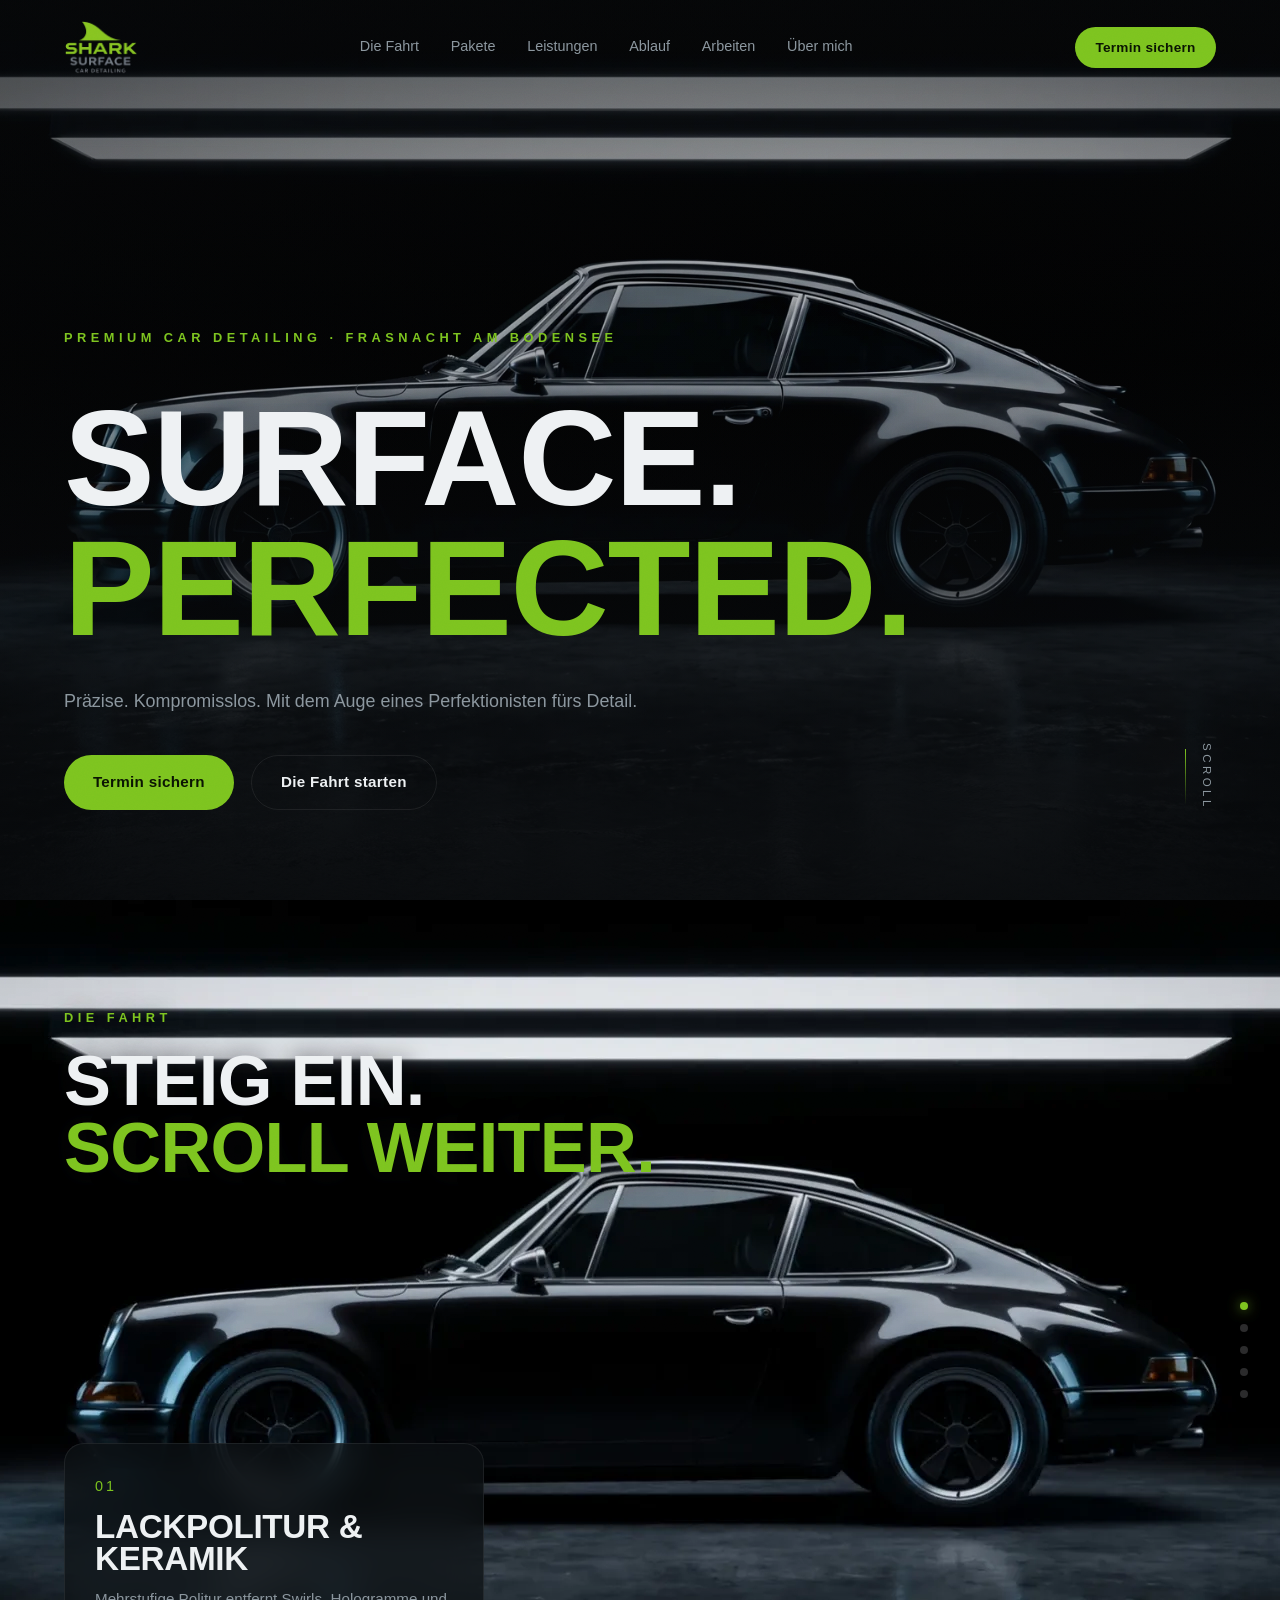
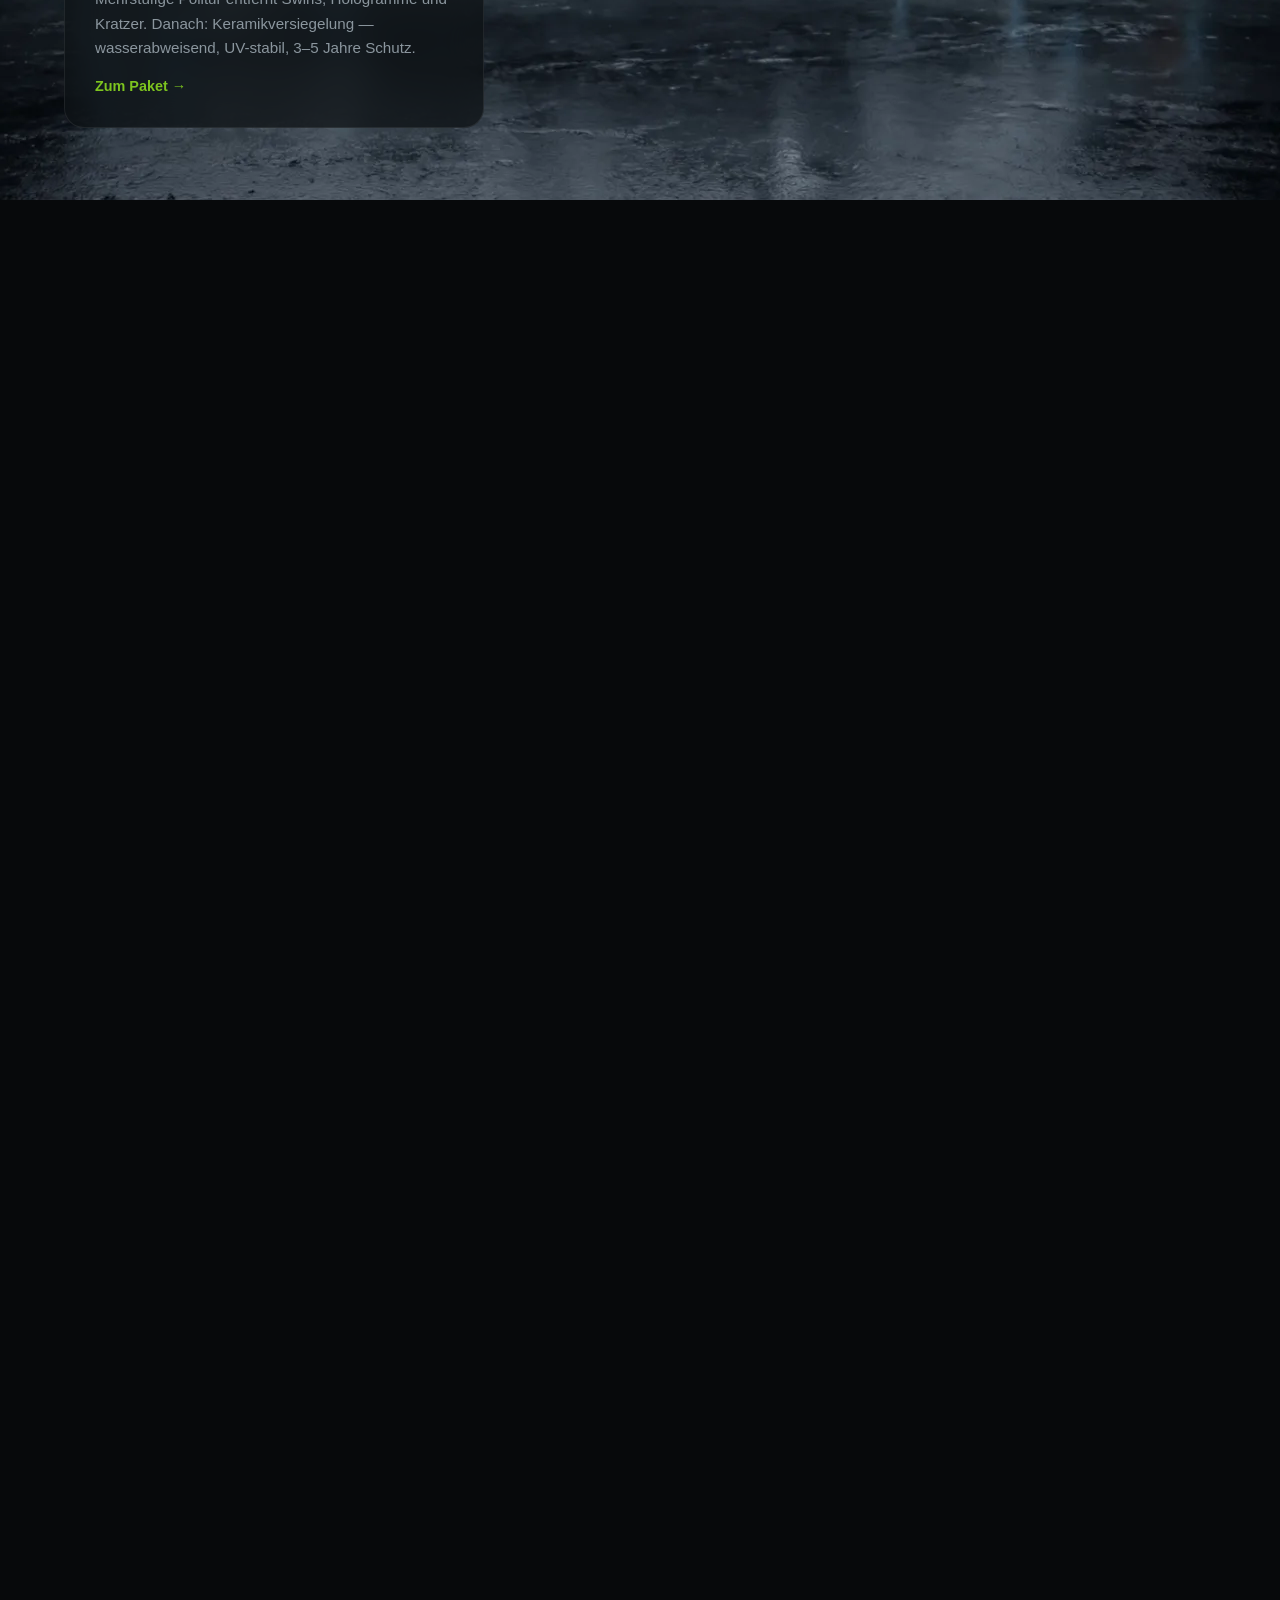
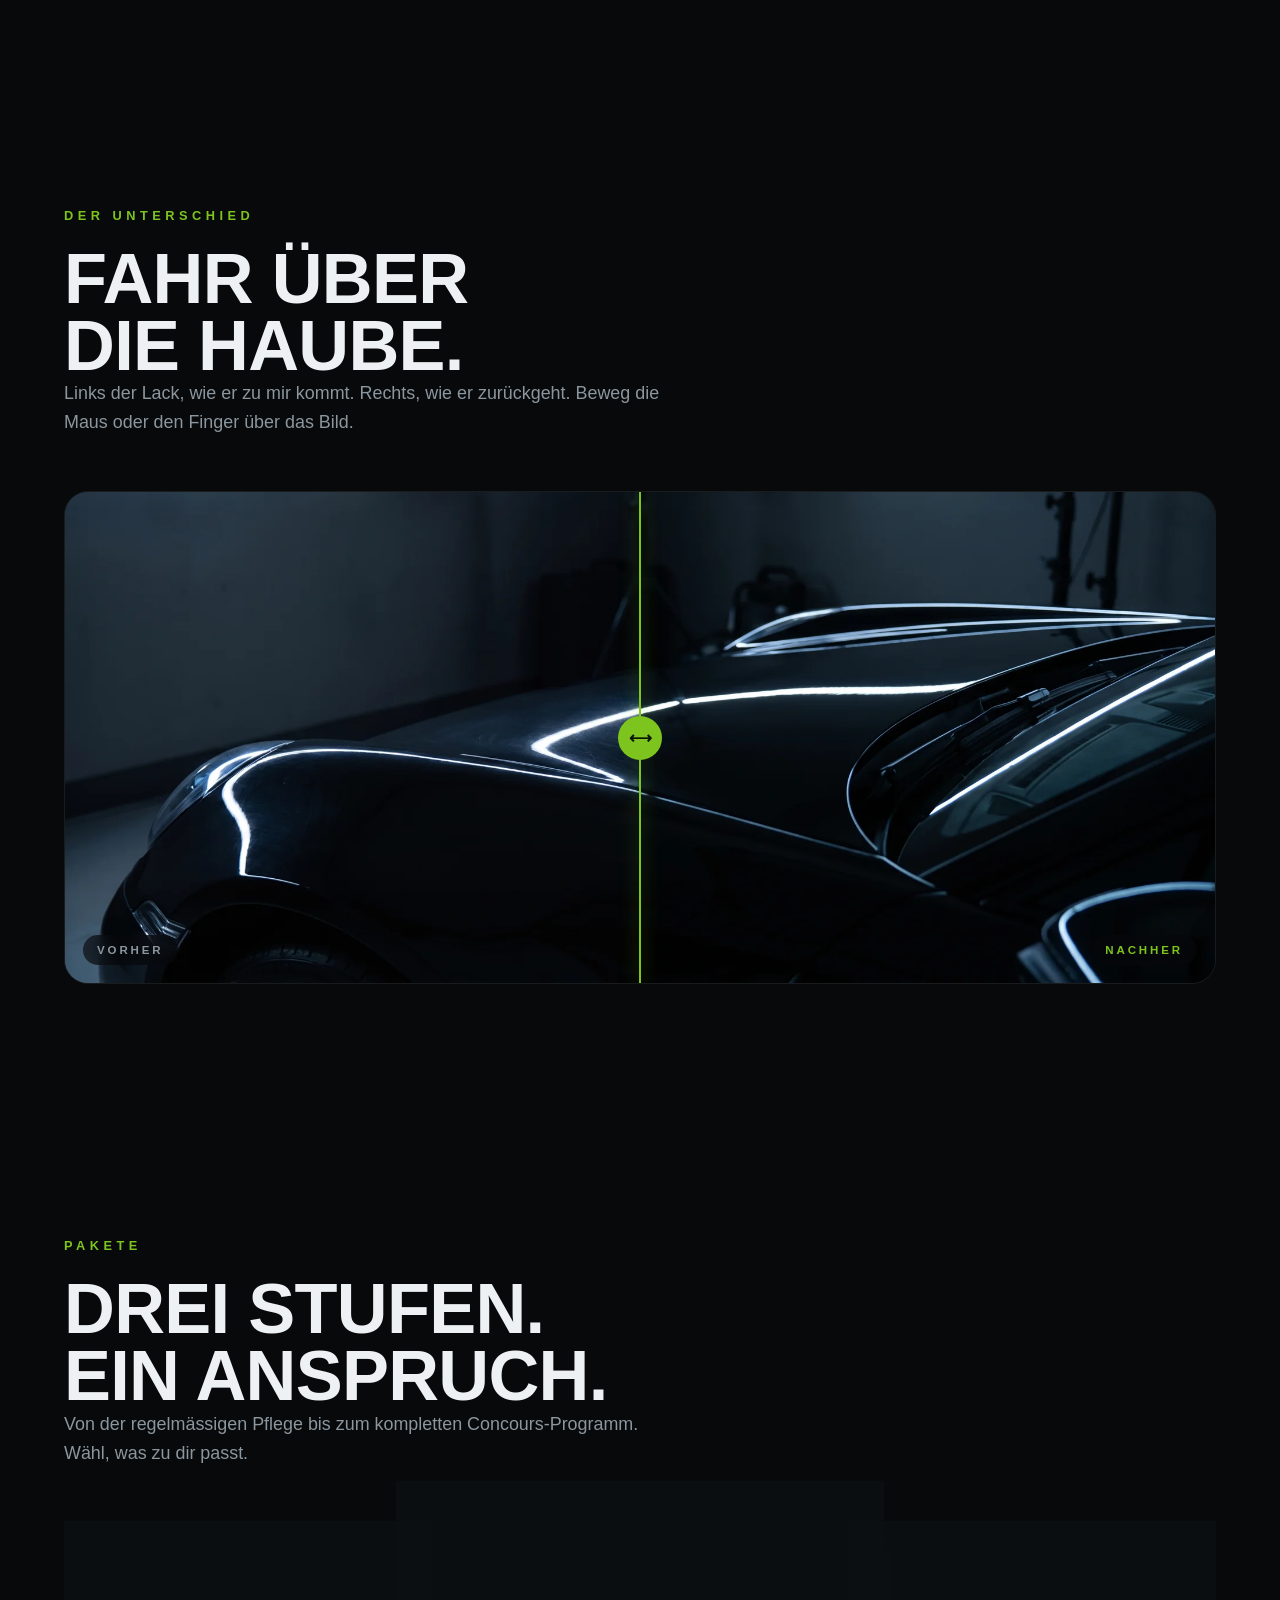
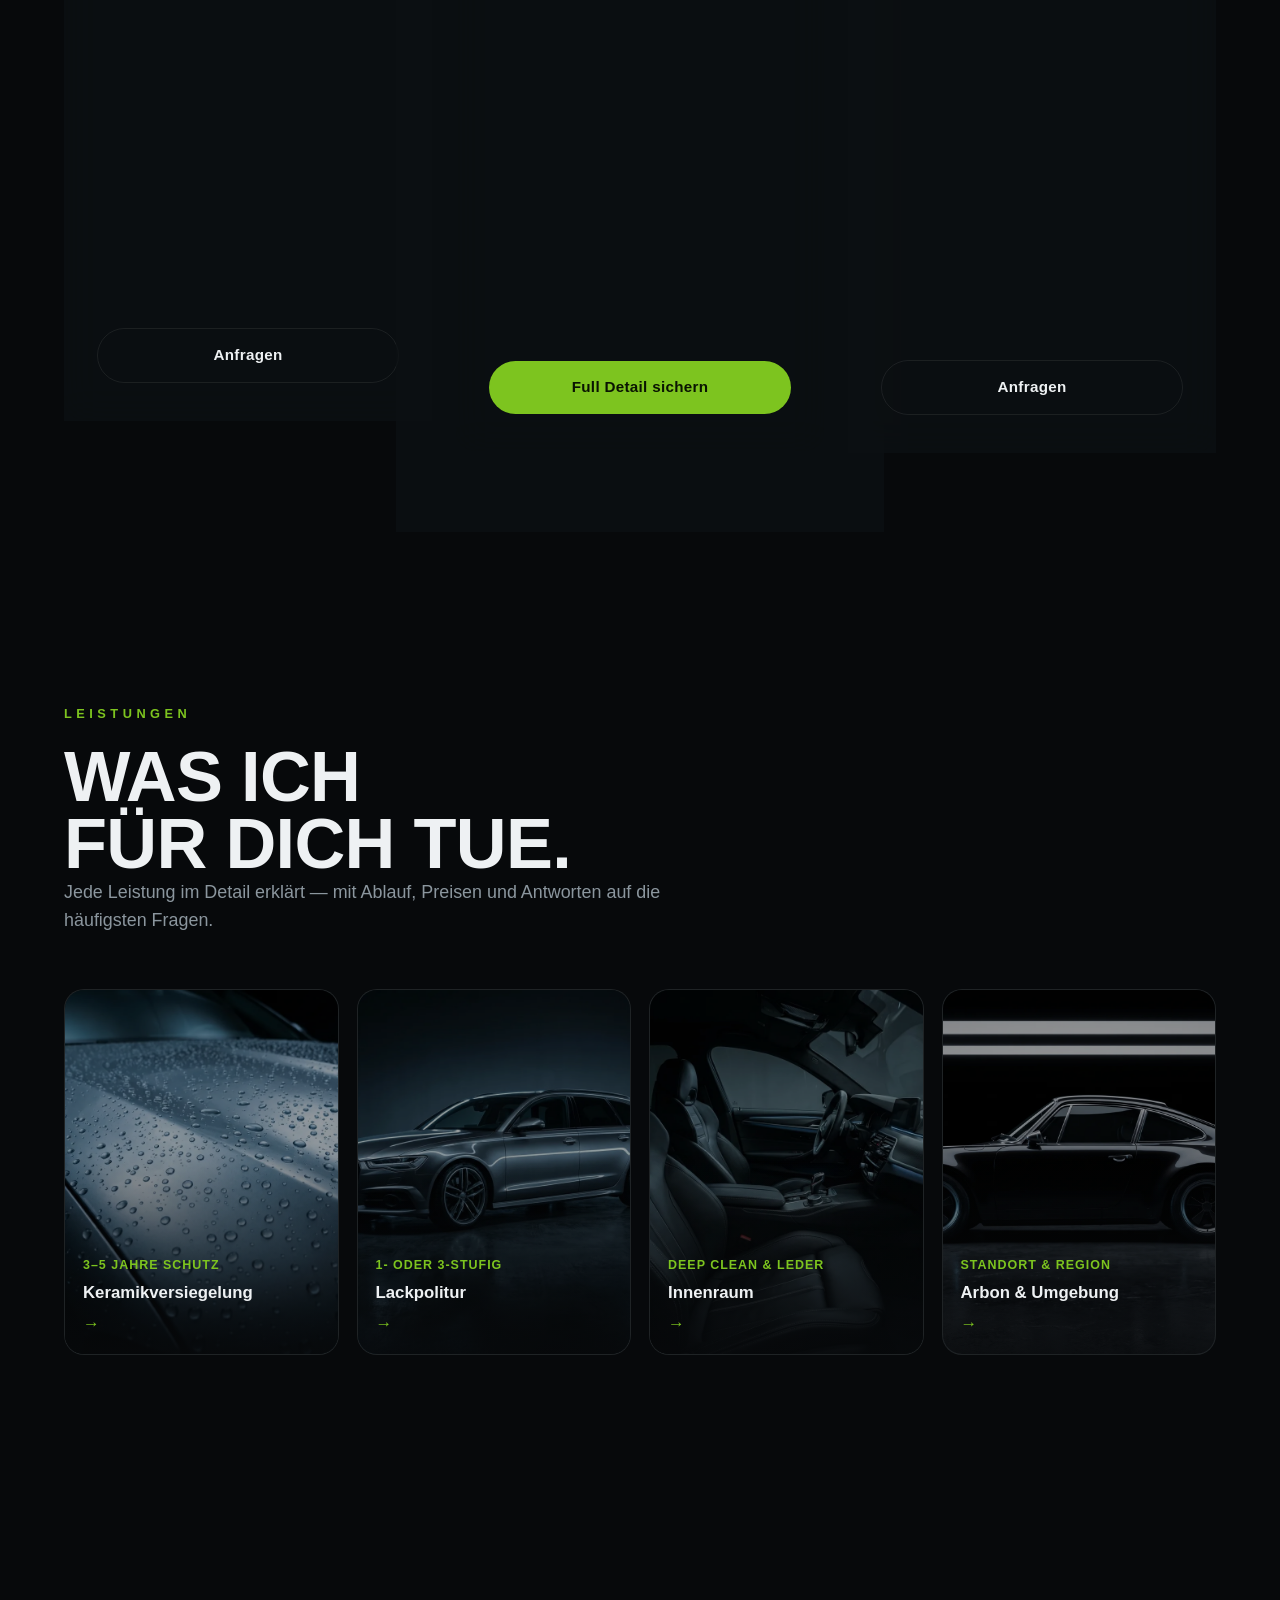
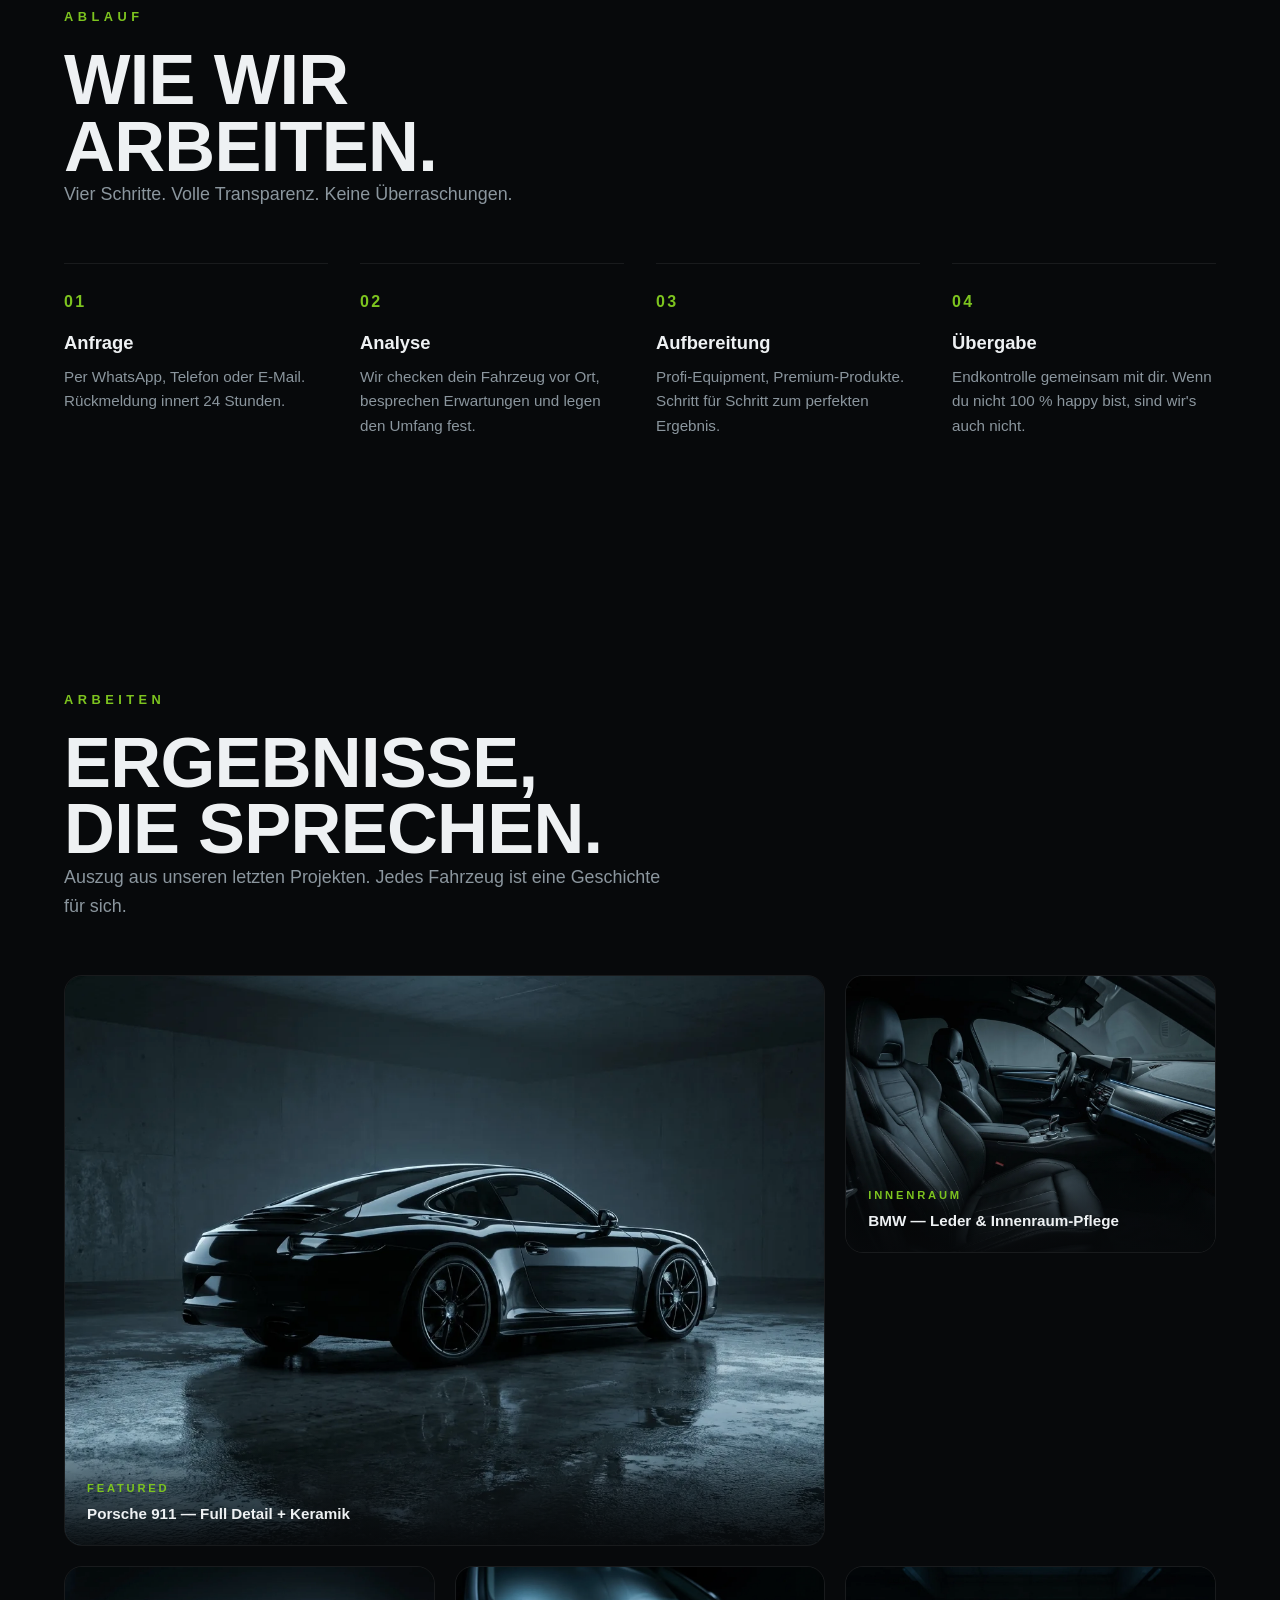
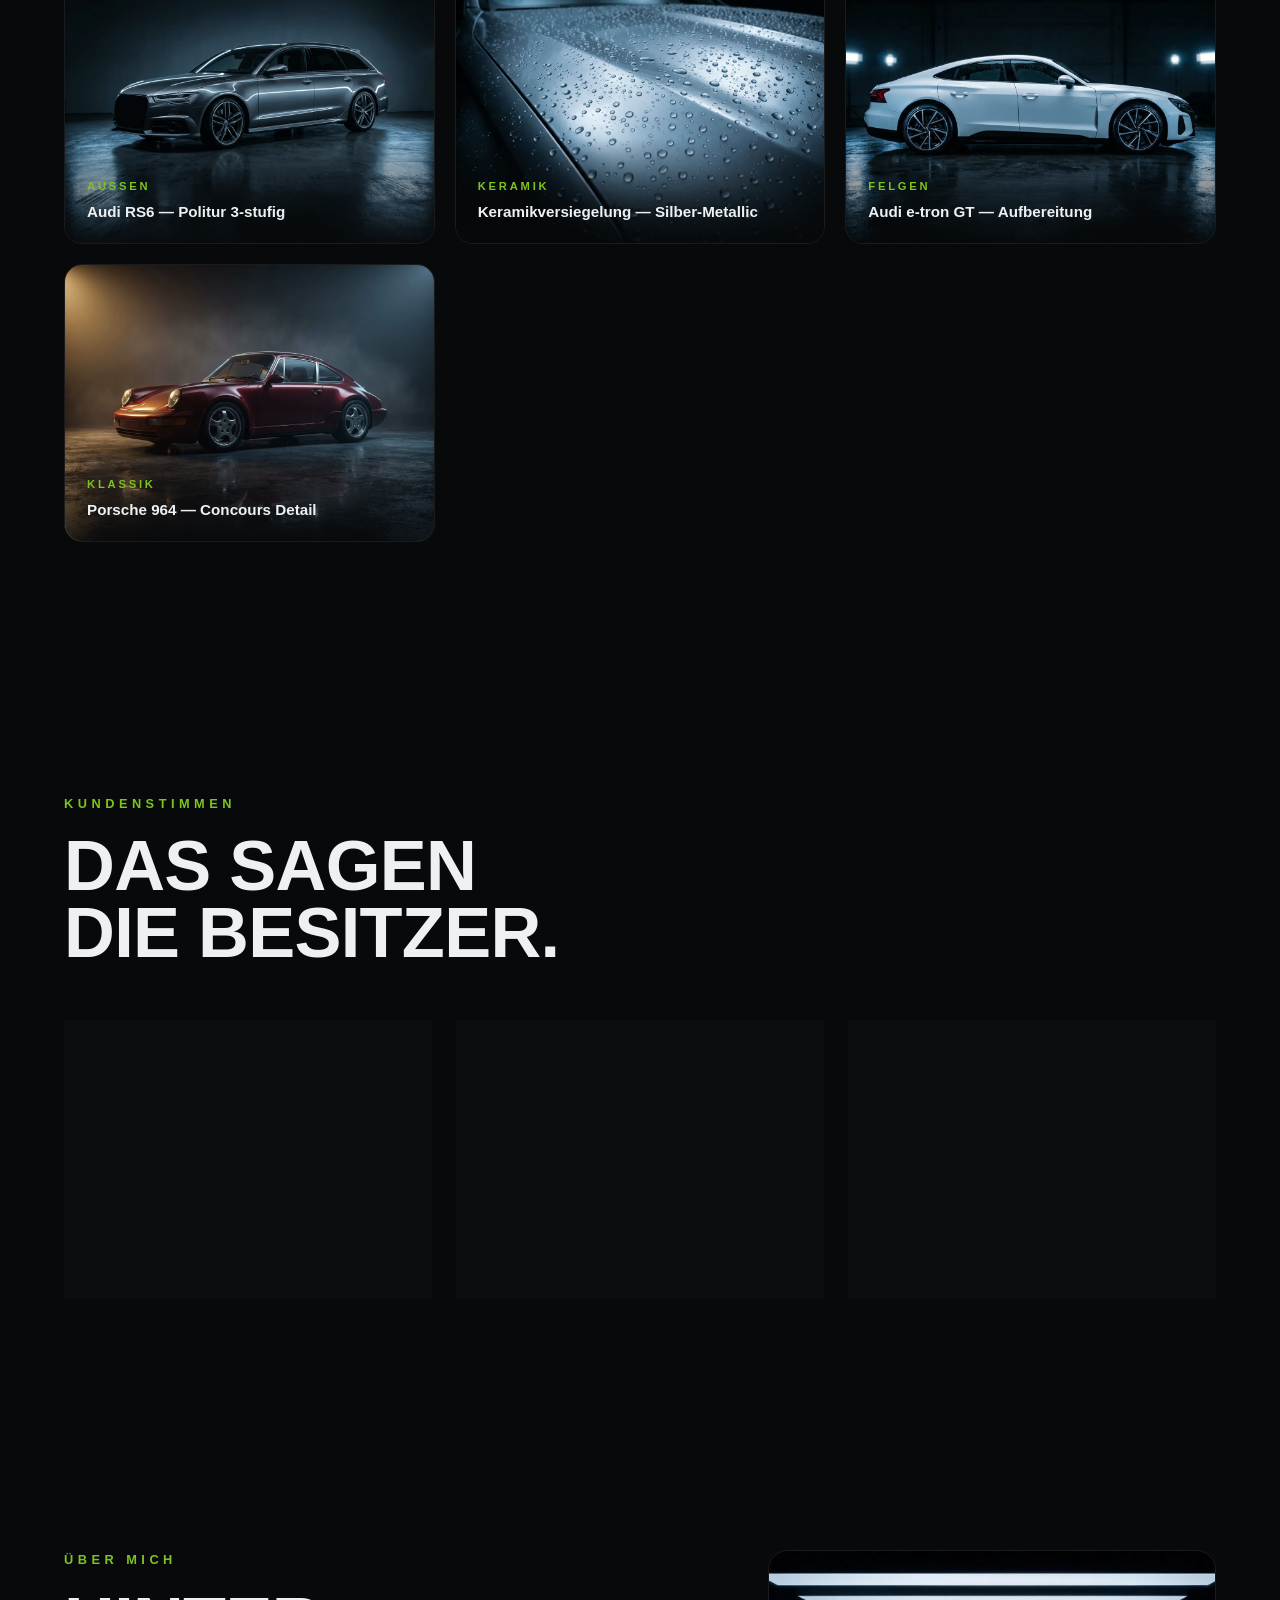
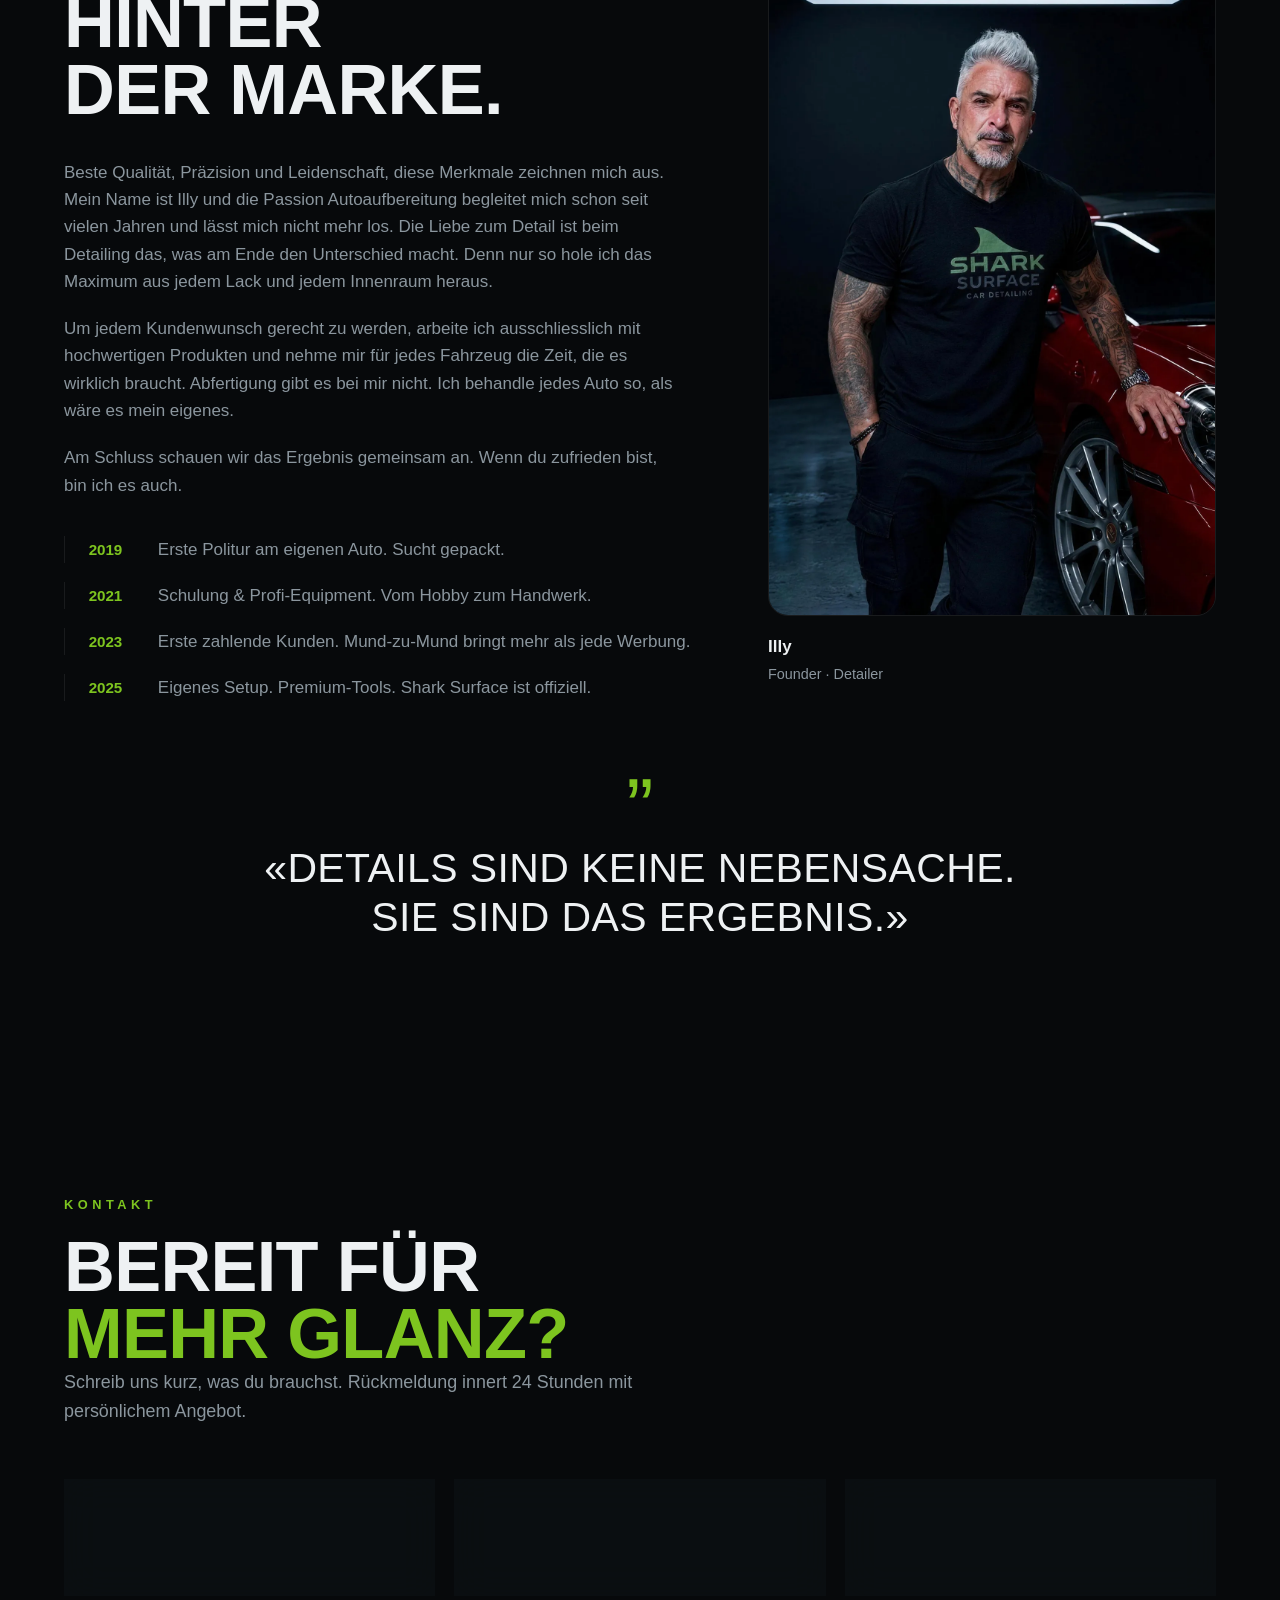
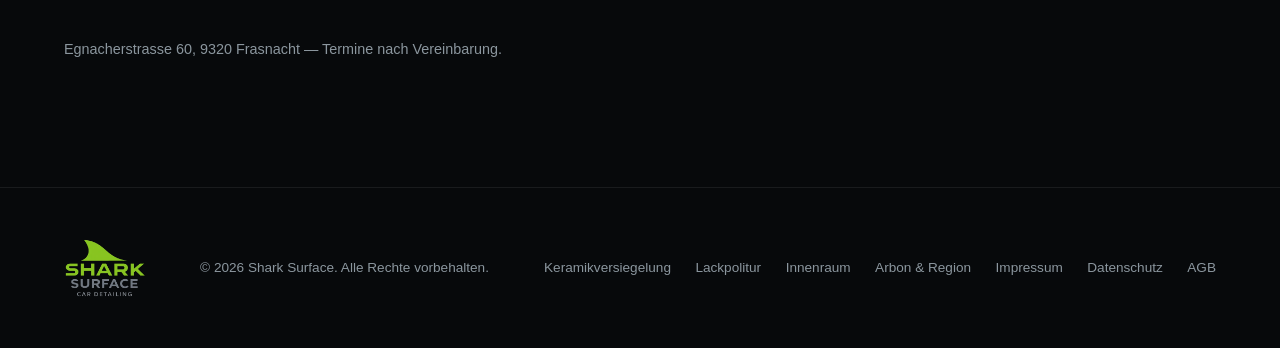
<file: site/index.html>
<!DOCTYPE html>
<html lang="de">
<head>
  <meta charset="UTF-8">
  <meta name="viewport" content="width=device-width, initial-scale=1.0">
  <title>Autoaufbereitung &amp; Car Detailing Bodensee — Shark Surface</title>
  <meta name="description" content="Premium Autoaufbereitung &amp; Car Detailing in Frasnacht bei Arbon am Bodensee: Lackpolitur, Keramikversiegelung, Innenraum-Aufbereitung. Jetzt Termin sichern.">
  <link rel="canonical" href="https://sharksurface.ch/">
  <meta property="og:type" content="website">
  <meta property="og:site_name" content="Shark Surface">
  <meta property="og:title" content="Autoaufbereitung &amp; Car Detailing Bodensee — Shark Surface">
  <meta property="og:description" content="Premium Autoaufbereitung &amp; Car Detailing in Frasnacht bei Arbon am Bodensee: Lackpolitur, Keramikversiegelung, Innenraum-Aufbereitung.">
  <meta property="og:url" content="https://sharksurface.ch/">
  <meta property="og:image" content="https://sharksurface.ch/assets/img/hero.webp">
  <meta property="og:locale" content="de_CH">
  <meta name="twitter:card" content="summary_large_image">
  <script type="application/ld+json">
  {
    "@context": "https://schema.org",
    "@type": "AutomotiveBusiness",
    "@id": "https://sharksurface.ch/#business",
    "name": "Shark Surface",
    "description": "Premium Autoaufbereitung und Car Detailing in Frasnacht bei Arbon am Bodensee: Handwäsche, Lackpolitur, Keramikversiegelung und Innenraum-Aufbereitung. Termine nach Vereinbarung.",
    "url": "https://sharksurface.ch/",
    "telephone": "+41795371526",
    "email": "info@sharksurface.ch",
    "image": "https://sharksurface.ch/assets/img/hero.webp",
    "logo": "https://sharksurface.ch/assets/img/logo.webp",
    "priceRange": "CHF 250–1050",
    "currenciesAccepted": "CHF",
    "address": {
      "@type": "PostalAddress",
      "streetAddress": "Egnacherstrasse 60",
      "addressLocality": "Frasnacht",
      "postalCode": "9320",
      "addressRegion": "TG",
      "addressCountry": "CH"
    },
    "areaServed": [
      { "@type": "City", "name": "Arbon" },
      { "@type": "City", "name": "Romanshorn" },
      { "@type": "City", "name": "St. Gallen" },
      { "@type": "City", "name": "Amriswil" },
      { "@type": "AdministrativeArea", "name": "Bodenseeregion" },
      { "@type": "AdministrativeArea", "name": "Thurgau" }
    ],
    "founder": { "@type": "Person", "name": "Illy" },
    "hasOfferCatalog": {
      "@type": "OfferCatalog",
      "name": "Detailing-Pakete",
      "itemListElement": [
        {
          "@type": "Offer",
          "name": "Wash & Care",
          "description": "Schonende Handwäsche, Lackdekontamination, Felgenreinigung, Innenraum Basic-Reinigung, Reifenpflege.",
          "price": "250",
          "priceCurrency": "CHF",
          "itemOffered": { "@type": "Service", "name": "Basis-Fahrzeugpflege" }
        },
        {
          "@type": "Offer",
          "name": "Full Detail",
          "description": "Komplette Aufbereitung aussen und innen: Lackpolitur, Innenraum Deep Clean, Leder-Pflege, Glas-Versiegelung.",
          "price": "620",
          "priceCurrency": "CHF",
          "itemOffered": { "@type": "Service", "name": "Komplett-Fahrzeugaufbereitung" }
        },
        {
          "@type": "Offer",
          "name": "Concours Level",
          "description": "Dreistufige Lackpolitur, Keramikversiegelung 3–5 Jahre, Felgenversiegelung, Innenraum Premium-Schutz.",
          "price": "1050",
          "priceCurrency": "CHF",
          "itemOffered": { "@type": "Service", "name": "Keramikversiegelung und Concours-Aufbereitung" }
        }
      ]
    }
  }
  </script>
  <link rel="icon" type="image/png" href="favicon.png">
  <link rel="apple-touch-icon" href="favicon.png">
  <link rel="preload" as="image" href="assets/img/hero.webp">
  <link rel="stylesheet" href="css/main.css">
  <noscript>
    <style>.reveal { opacity: 1 !important; }</style>
  </noscript>
</head>
<body>

  <nav class="nav" id="nav" aria-label="Hauptnavigation">
    <a class="nav-logo" href="#hero" aria-label="Shark Surface — zum Seitenanfang">
      <img class="nav-logo-img" src="assets/img/logo.webp" alt="Shark Surface — Car Detailing">
    </a>
    <div class="nav-links">
      <a href="#fahrt">Die Fahrt</a>
      <a href="#pakete">Pakete</a>
      <a href="#leistungen">Leistungen</a>
      <a href="#ablauf">Ablauf</a>
      <a href="#arbeiten">Arbeiten</a>
      <a href="#ueber">Über mich</a>
    </div>
    <a class="btn" href="#kontakt">Termin sichern</a>
  </nav>

  <main id="app">

    <!-- ============ HERO ============ -->
    <header class="hero" id="hero">
      <div class="hero-bg">
        <img src="assets/img/hero.webp" alt="Frisch aufbereiteter Sportwagen im dunklen Studio" fetchpriority="high">
      </div>
      <p class="kicker reveal" data-hero>Premium Car Detailing · Frasnacht am Bodensee</p>
      <h1 class="display h-xl hero-title" aria-label="Surface. Perfected.">
        <span class="line"><span class="word">Surface.</span></span>
        <span class="line"><span class="word accent">Perfected.</span></span>
      </h1>
      <p class="lead hero-sub reveal" data-hero>Präzise. Kompromisslos. Mit dem Auge eines Perfektionisten fürs Detail.</p>
      <div class="hero-ctas reveal" data-hero>
        <a class="btn" href="#kontakt">Termin sichern</a>
        <a class="btn-ghost" href="#fahrt">Die Fahrt starten</a>
      </div>
      <span class="scroll-hint" aria-hidden="true">Scroll</span>
    </header>

    <!-- ============ DIE FAHRT ============ -->
    <section class="journey" id="fahrt" aria-label="Die Fahrt durch das Auto">
      <div class="journey-stage">
        <canvas id="journey-canvas" aria-hidden="true"></canvas>
        <div class="journey-intro">
          <p class="kicker">Die Fahrt</p>
          <h2 class="display h-lg">Steig ein.<br><span style="color:var(--accent)">Scroll weiter.</span></h2>
        </div>
        <div class="journey-progress" aria-hidden="true"></div>
      </div>
      <noscript>
        <style>#journey-canvas, .journey-progress { display: none; } .journey-stage { height: auto; overflow: visible; } .journey-intro { position: static; padding: var(--pad); padding-bottom: 0; } .stop-panel { position: static; opacity: 1; visibility: visible; transform: none; filter: none; pointer-events: auto; }</style>
        <div class="journey-noscript">
          <figure><img src="assets/frames/desktop/f_0010.webp" alt="Lack-Nahaufnahme des Sportwagens" loading="lazy"><figcaption>Lackpolitur &amp; Keramik<p>Mehrstufige Politur, danach Keramikversiegelung — 3–5 Jahre Schutz.</p></figcaption></figure>
          <figure><img src="assets/frames/desktop/f_0066.webp" alt="Cockpit und Armaturen" loading="lazy"><figcaption>Innenraum-Aufbereitung<p>Tiefenreinigung von Armaturen, Himmel und jeder Ritze im Cockpit.</p></figcaption></figure>
          <figure><img src="assets/frames/desktop/f_0087.webp" alt="Fussraum und Teppich" loading="lazy"><figcaption>Deep Clean<p>Extraktionsreinigung bis in die Faser, Geruchsneutralisierung inklusive.</p></figcaption></figure>
          <figure><img src="assets/frames/desktop/f_0108.webp" alt="Ledersitze" loading="lazy"><figcaption>Leder &amp; Polster<p>Lederreinigung, Pflege und Imprägnierung. Sitze wie am ersten Tag.</p></figcaption></figure>
          <figure><img src="assets/frames/desktop/f_0142.webp" alt="Felge in Nahaufnahme" loading="lazy"><figcaption>Felgen &amp; Reifen<p>Tiefenreinigung, Versiegelung, Reifenpflege für jede Felgenart.</p></figcaption></figure>
        </div>
      </noscript>
    </section>

    <!-- ============ DER UNTERSCHIED ============ -->
    <section class="section" id="unterschied">
      <div class="section-head">
        <p class="kicker reveal">Der Unterschied</p>
        <h2 class="display h-lg reveal">Fahr über<br>die Haube.</h2>
        <p class="lead reveal">Links der Lack, wie er zu mir kommt. Rechts, wie er zurückgeht. Beweg die Maus oder den Finger über das Bild.</p>
      </div>
      <div class="compare reveal" id="compare" role="slider" tabindex="0" aria-label="Vorher-Nachher-Vergleich der Lackaufbereitung" aria-valuemin="0" aria-valuemax="100" aria-valuenow="50">
        <img class="compare-after" src="assets/img/hood-after.webp" alt="Motorhaube nach der Politur mit spiegelglattem Lack">
        <div class="compare-before-wrap">
          <img class="compare-before" src="assets/img/hood-before.webp" alt="Motorhaube vor der Politur mit stumpfem, zerkratztem Lack">
        </div>
        <div class="compare-handle" aria-hidden="true"><span></span></div>
        <span class="compare-label label-before" aria-hidden="true">Vorher</span>
        <span class="compare-label label-after" aria-hidden="true">Nachher</span>
      </div>
    </section>

    <!-- ============ PAKETE ============ -->
    <section class="section" id="pakete">
      <div class="section-head">
        <p class="kicker reveal">Pakete</p>
        <h2 class="display h-lg reveal">Drei Stufen.<br>Ein Anspruch.</h2>
        <p class="lead reveal">Von der regelmässigen Pflege bis zum kompletten Concours-Programm. Wähl, was zu dir passt.</p>
      </div>
      <div class="pricing-grid">
        <article class="price-card panel reveal">
          <h3 class="display h-md">Wash &amp; Care</h3>
          <p class="price-note">Saubere Basis-Pflege für regelmässige Auffrischung. Ideal alle 4–6 Wochen.</p>
          <p class="price"><span>ab</span> 250 <span>CHF</span></p>
          <ul>
            <li>Schonende Handwäsche</li>
            <li>Lackdekontamination</li>
            <li>Felgenreinigung</li>
            <li>Innenraum Basic-Reinigung</li>
            <li>Reifenpflege</li>
          </ul>
          <a class="btn-ghost" href="#kontakt">Anfragen</a>
        </article>
        <article class="price-card panel featured reveal">
          <span class="badge">Beliebteste Wahl</span>
          <h3 class="display h-md">Full Detail</h3>
          <p class="price-note">Komplette Aufbereitung aussen &amp; innen. Für den richtigen «Wow»-Moment.</p>
          <p class="price"><span>ab</span> 620 <span>CHF</span></p>
          <ul>
            <li>Alles aus Wash &amp; Care</li>
            <li>Lackpolitur (1-stufig)</li>
            <li>Innenraum Deep Clean</li>
            <li>Leder-Pflege &amp; Imprägnierung</li>
            <li>Glas-Versiegelung</li>
            <li>Geruchsneutralisierung</li>
          </ul>
          <a class="btn" href="#kontakt">Full Detail sichern</a>
        </article>
        <article class="price-card panel reveal">
          <h3 class="display h-md">Concours Level</h3>
          <p class="price-note">Kompromisslose Aufbereitung mit Langzeit-Schutz. Für Liebhaber-Fahrzeuge.</p>
          <p class="price"><span>ab</span> 1050 <span>CHF</span></p>
          <ul>
            <li>Alles aus Full Detail</li>
            <li>Lackpolitur (3-stufig)</li>
            <li>Keramikversiegelung (3–5 Jahre)</li>
            <li>Felgenversiegelung</li>
            <li>Innenraum Premium-Schutz</li>
          </ul>
          <a class="btn-ghost" href="#kontakt">Anfragen</a>
        </article>
      </div>
    </section>

    <!-- ============ LEISTUNGEN ============ -->
    <section class="section" id="leistungen">
      <div class="section-head">
        <p class="kicker reveal">Leistungen</p>
        <h2 class="display h-lg reveal">Was ich<br>für dich tue.</h2>
        <p class="lead reveal">Jede Leistung im Detail erklärt — mit Ablauf, Preisen und Antworten auf die häufigsten Fragen.</p>
      </div>
      <div class="svc-tiles">
        <a class="svc-tile reveal" href="keramikversiegelung.html">
          <img src="assets/img/work-4.webp" alt="Keramikversiegelung — Wasserperlen auf schwarzem Lack" loading="lazy">
          <span class="svc-tile-label"><small>3–5 Jahre Schutz</small>Keramikversiegelung <em aria-hidden="true">→</em></span>
        </a>
        <a class="svc-tile reveal" href="lackpolitur.html">
          <img src="assets/img/work-3.webp" alt="Lackpolitur — Audi RS6 nach dreistufiger Politur" loading="lazy">
          <span class="svc-tile-label"><small>1- oder 3-stufig</small>Lackpolitur <em aria-hidden="true">→</em></span>
        </a>
        <a class="svc-tile reveal" href="innenraumaufbereitung.html">
          <img src="assets/img/work-2.webp" alt="Innenraum-Aufbereitung — BMW Cockpit und Leder" loading="lazy">
          <span class="svc-tile-label"><small>Deep Clean &amp; Leder</small>Innenraum <em aria-hidden="true">→</em></span>
        </a>
        <a class="svc-tile reveal" href="autoaufbereitung-arbon.html">
          <img src="assets/img/hero.webp" alt="Shark Surface — Autoaufbereitung in Arbon am Bodensee" loading="lazy">
          <span class="svc-tile-label"><small>Standort &amp; Region</small>Arbon &amp; Umgebung <em aria-hidden="true">→</em></span>
        </a>
      </div>
    </section>

    <!-- ============ ABLAUF ============ -->
    <section class="section" id="ablauf">
      <div class="section-head">
        <p class="kicker reveal">Ablauf</p>
        <h2 class="display h-lg reveal">Wie wir<br>arbeiten.</h2>
        <p class="lead reveal">Vier Schritte. Volle Transparenz. Keine Überraschungen.</p>
      </div>
      <ol class="steps">
        <li class="step reveal">
          <span class="step-num display">01</span>
          <h3>Anfrage</h3>
          <p>Per WhatsApp, Telefon oder E-Mail. Rückmeldung innert 24 Stunden.</p>
        </li>
        <li class="step reveal">
          <span class="step-num display">02</span>
          <h3>Analyse</h3>
          <p>Wir checken dein Fahrzeug vor Ort, besprechen Erwartungen und legen den Umfang fest.</p>
        </li>
        <li class="step reveal">
          <span class="step-num display">03</span>
          <h3>Aufbereitung</h3>
          <p>Profi-Equipment, Premium-Produkte. Schritt für Schritt zum perfekten Ergebnis.</p>
        </li>
        <li class="step reveal">
          <span class="step-num display">04</span>
          <h3>Übergabe</h3>
          <p>Endkontrolle gemeinsam mit dir. Wenn du nicht 100 % happy bist, sind wir's auch nicht.</p>
        </li>
      </ol>
    </section>

    <!-- ============ ARBEITEN ============ -->
    <section class="section" id="arbeiten">
      <div class="section-head">
        <p class="kicker reveal">Arbeiten</p>
        <h2 class="display h-lg reveal">Ergebnisse,<br>die sprechen.</h2>
        <p class="lead reveal">Auszug aus unseren letzten Projekten. Jedes Fahrzeug ist eine Geschichte für sich.</p>
      </div>
      <div class="work-grid">
        <figure class="work-card featured reveal">
          <img src="assets/img/work-1.webp" alt="Porsche 911 nach Full Detail und Keramikversiegelung" loading="lazy">
          <figcaption><span>Featured</span>Porsche 911 — Full Detail + Keramik</figcaption>
        </figure>
        <figure class="work-card reveal">
          <img src="assets/img/work-2.webp" alt="BMW Innenraum nach Leder-Pflege" loading="lazy">
          <figcaption><span>Innenraum</span>BMW — Leder &amp; Innenraum-Pflege</figcaption>
        </figure>
        <figure class="work-card reveal">
          <img src="assets/img/work-3.webp" alt="Audi RS6 nach dreistufiger Politur" loading="lazy">
          <figcaption><span>Aussen</span>Audi RS6 — Politur 3-stufig</figcaption>
        </figure>
        <figure class="work-card reveal">
          <img src="assets/img/work-4.webp" alt="Wasserperlen auf keramikversiegeltem Silberlack" loading="lazy">
          <figcaption><span>Keramik</span>Keramikversiegelung — Silber-Metallic</figcaption>
        </figure>
        <figure class="work-card reveal">
          <img src="assets/img/work-5.webp" alt="Audi e-tron GT nach Aufbereitung" loading="lazy">
          <figcaption><span>Felgen</span>Audi e-tron GT — Aufbereitung</figcaption>
        </figure>
        <figure class="work-card reveal">
          <img src="assets/img/work-6.webp" alt="Porsche 964 nach Concours Detail" loading="lazy">
          <figcaption><span>Klassik</span>Porsche 964 — Concours Detail</figcaption>
        </figure>
      </div>
    </section>

    <!-- ============ KUNDENSTIMMEN ============ -->
    <section class="section" id="stimmen">
      <div class="section-head">
        <p class="kicker reveal">Kundenstimmen</p>
        <h2 class="display h-lg reveal">Das sagen<br>die Besitzer.</h2>
      </div>
      <div class="quotes-grid">
        <figure class="quote-card panel reveal">
          <div class="stars" aria-label="5 von 5 Sternen">★★★★★</div>
          <blockquote>Der Wagen sah besser aus als bei der Abholung ab Werk. Ich habe den Lack im Sonnenlicht abgesucht und keinen einzigen Kratzer mehr gefunden.</blockquote>
          <figcaption>Marco B. <span>Porsche 911</span></figcaption>
        </figure>
        <figure class="quote-card panel reveal">
          <div class="stars" aria-label="5 von 5 Sternen">★★★★★</div>
          <blockquote>Termin gehalten, Preis wie besprochen, Ergebnis überragend. So stellt man sich ehrliches Handwerk vor.</blockquote>
          <figcaption>Sandra K. <span>Audi RS6</span></figcaption>
        </figure>
        <figure class="quote-card panel reveal">
          <div class="stars" aria-label="5 von 5 Sternen">★★★★★</div>
          <blockquote>Nach acht Jahren mit Kindersitzen dachte ich, der Innenraum sei verloren. Er sieht aus wie neu.</blockquote>
          <figcaption>Daniel M. <span>BMW 530d</span></figcaption>
        </figure>
      </div>
    </section>

    <!-- ============ ÜBER MICH ============ -->
    <section class="section" id="ueber">
      <div class="about-grid">
        <div>
          <p class="kicker reveal">Über mich</p>
          <h2 class="display h-lg reveal">Hinter<br>der Marke.</h2>
          <p class="about-text reveal">Beste Qualität, Präzision und Leidenschaft, diese Merkmale zeichnen mich aus. Mein Name ist Illy und die Passion Autoaufbereitung begleitet mich schon seit vielen Jahren und lässt mich nicht mehr los. Die Liebe zum Detail ist beim Detailing das, was am Ende den Unterschied macht. Denn nur so hole ich das Maximum aus jedem Lack und jedem Innenraum heraus.</p>
          <p class="about-text reveal">Um jedem Kundenwunsch gerecht zu werden, arbeite ich ausschliesslich mit hochwertigen Produkten und nehme mir für jedes Fahrzeug die Zeit, die es wirklich braucht. Abfertigung gibt es bei mir nicht. Ich behandle jedes Auto so, als wäre es mein eigenes.</p>
          <p class="about-text reveal">Am Schluss schauen wir das Ergebnis gemeinsam an. Wenn du zufrieden bist, bin ich es auch.</p>
          <ul class="timeline">
            <li class="reveal"><span class="year display">2019</span> Erste Politur am eigenen Auto. Sucht gepackt.</li>
            <li class="reveal"><span class="year display">2021</span> Schulung &amp; Profi-Equipment. Vom Hobby zum Handwerk.</li>
            <li class="reveal"><span class="year display">2023</span> Erste zahlende Kunden. Mund-zu-Mund bringt mehr als jede Werbung.</li>
            <li class="reveal"><span class="year display">2025</span> Eigenes Setup. Premium-Tools. Shark Surface ist offiziell.</li>
          </ul>
        </div>
        <figure class="founder reveal">
          <img src="assets/img/founder.webp" alt="Der Gründer von Shark Surface in der Werkstatt" loading="lazy">
          <figcaption>Illy<br><span>Founder · Detailer</span></figcaption>
        </figure>
      </div>
      <blockquote class="about-quote reveal">
        <p>«Details sind keine Nebensache.<br>Sie sind das Ergebnis.»</p>
      </blockquote>
    </section>

    <!-- ============ KONTAKT ============ -->
    <section class="section contact" id="kontakt">
      <div class="section-head">
        <p class="kicker reveal">Kontakt</p>
        <h2 class="display h-lg reveal">Bereit für<br><span style="color:var(--accent)">mehr Glanz?</span></h2>
        <p class="lead reveal">Schreib uns kurz, was du brauchst. Rückmeldung innert 24 Stunden mit persönlichem Angebot.</p>
      </div>
      <div class="contact-grid">
        <a class="contact-card panel reveal" href="https://wa.me/41795371526" target="_blank" rel="noopener">
          <span class="contact-label">WhatsApp</span>
          <span class="contact-value">Direkt schreiben</span>
        </a>
        <a class="contact-card panel reveal" href="tel:+41795371526">
          <span class="contact-label">Telefon</span>
          <span class="contact-value">+41 79 537 15 26</span>
        </a>
        <a class="contact-card panel reveal" href="mailto:info@sharksurface.ch">
          <span class="contact-label">E-Mail</span>
          <span class="contact-value">info@sharksurface.ch</span>
        </a>
      </div>
      <p class="contact-location reveal">Egnacherstrasse 60, 9320 Frasnacht — Termine nach Vereinbarung.</p>
    </section>

  </main>

  <footer class="footer">
    <span class="nav-logo">
      <img class="footer-logo-img" src="assets/img/logo.webp" alt="Shark Surface — Car Detailing" loading="lazy">
    </span>
    <span>© 2026 Shark Surface. Alle Rechte vorbehalten.</span>
    <div class="footer-links">
      <a href="keramikversiegelung.html">Keramikversiegelung</a>
      <a href="lackpolitur.html">Lackpolitur</a>
      <a href="innenraumaufbereitung.html">Innenraum</a>
      <a href="autoaufbereitung-arbon.html">Arbon &amp; Region</a>
      <a href="impressum.html">Impressum</a>
      <a href="datenschutz.html">Datenschutz</a>
      <a href="agb.html">AGB</a>
    </div>
  </footer>

  <script src="vendor/gsap.min.js"></script>
  <script src="vendor/ScrollTrigger.min.js"></script>
  <script src="vendor/lenis.min.js"></script>
  <script src="js/sequence.js"></script>
  <script src="js/main.js"></script>
  <script src="js/journey.js"></script>
  <script src="js/compare.js"></script>
</body>
</html>
</file>
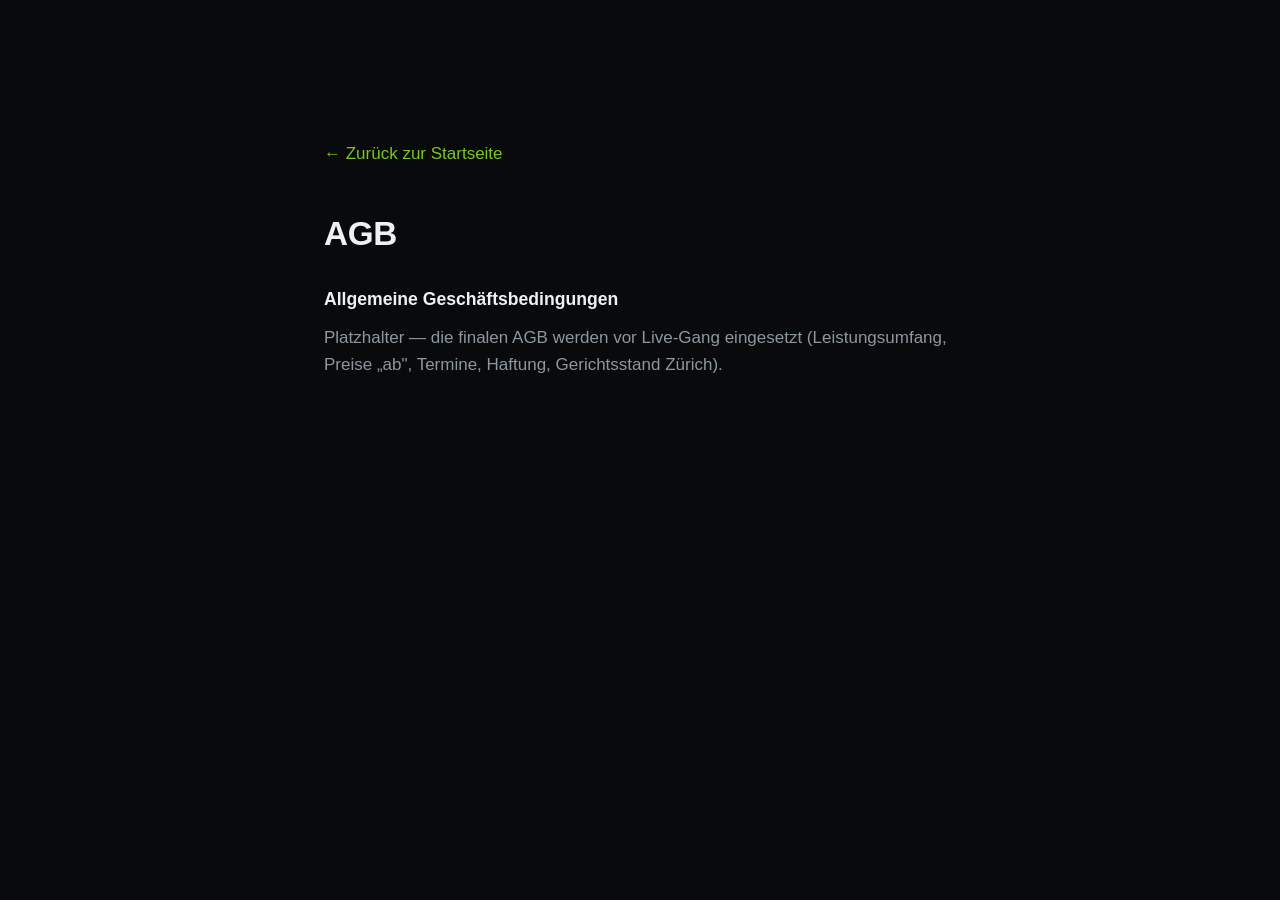
<file: site/agb.html>
<!DOCTYPE html>
<html lang="de">
<head>
  <meta charset="UTF-8">
  <meta name="viewport" content="width=device-width, initial-scale=1.0">
  <title>AGB — Shark Surface</title>
  <meta name="robots" content="noindex">
  <link rel="stylesheet" href="css/main.css">
</head>
<body>
  <div class="legal">
    <a class="back" href="index.html">← Zurück zur Startseite</a>
    <h1 class="display h-md">AGB</h1>
    <h2>Allgemeine Geschäftsbedingungen</h2>
    <p>Platzhalter — die finalen AGB werden vor Live-Gang eingesetzt (Leistungsumfang, Preise „ab", Termine, Haftung, Gerichtsstand Zürich).</p>
  </div>
</body>
</html>
</file>
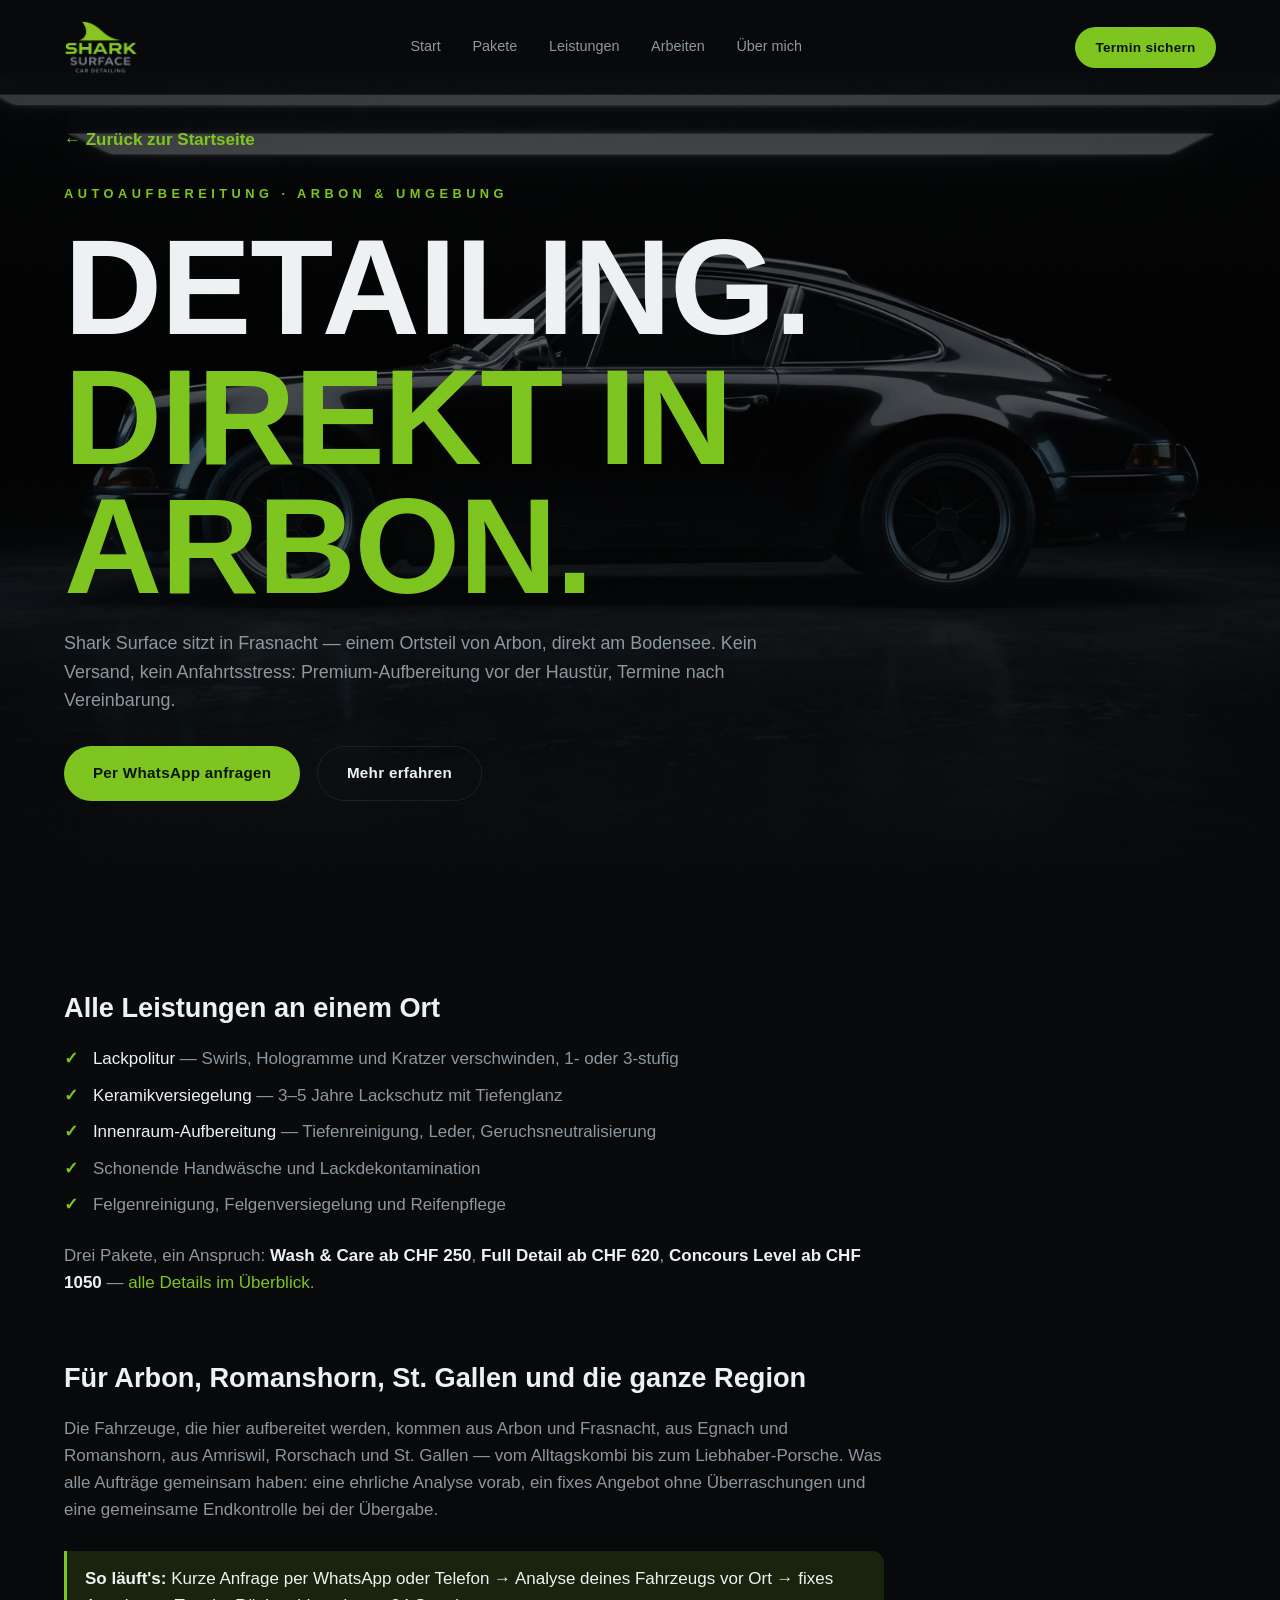
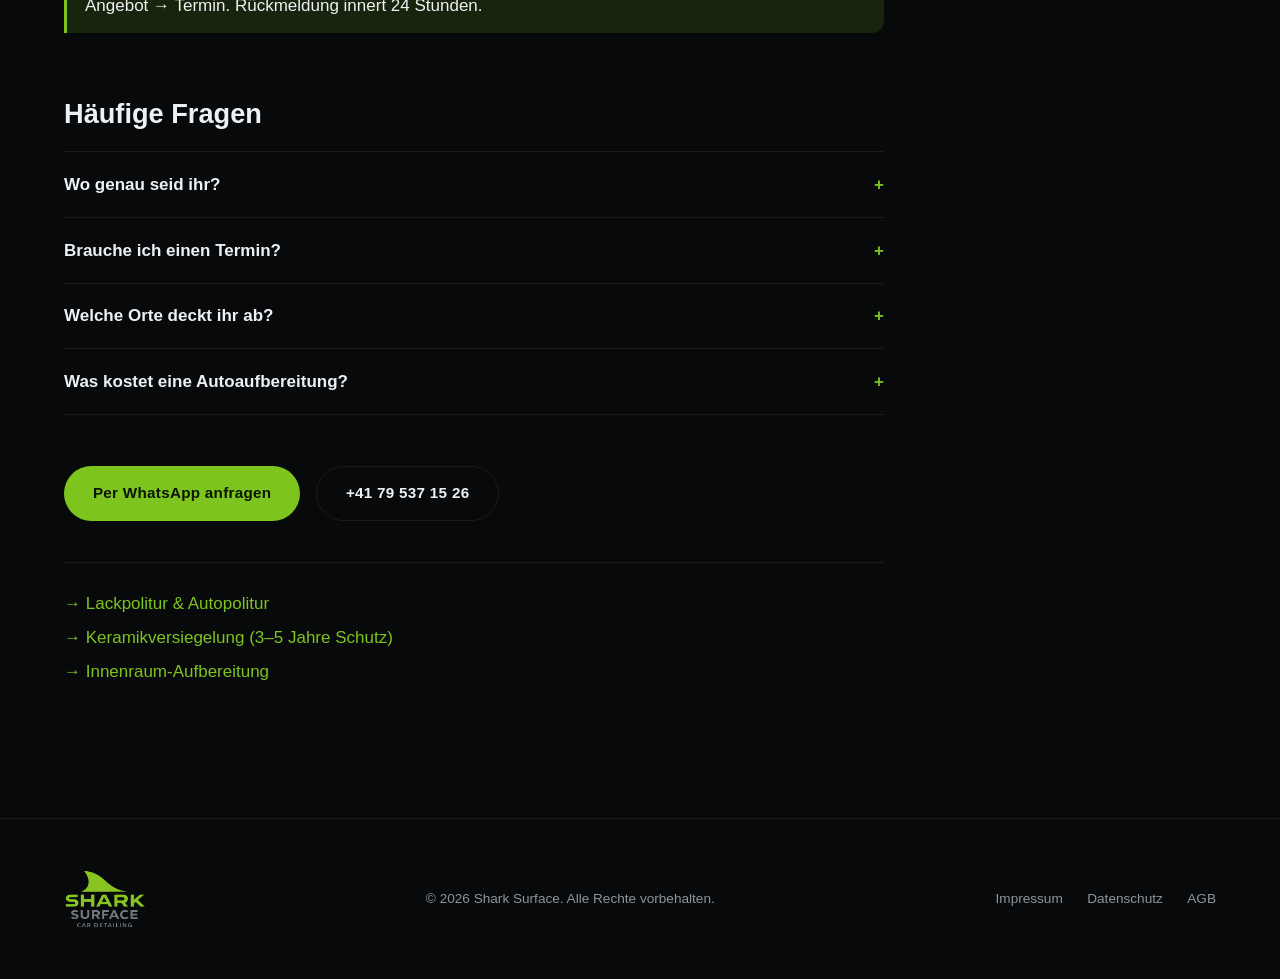
<file: site/autoaufbereitung-arbon.html>
<!DOCTYPE html>
<html lang="de">
<head>
  <meta charset="UTF-8">
  <meta name="viewport" content="width=device-width, initial-scale=1.0">
  <title>Autoaufbereitung Arbon — Shark Surface Car Detailing</title>
  <meta name="description" content="Autoaufbereitung direkt in Arbon (Frasnacht): Handwäsche, Lackpolitur, Keramikversiegelung, Innenraum-Aufbereitung. Auch für Romanshorn, Amriswil &amp; St. Gallen.">
  <link rel="canonical" href="https://sharksurface.ch/autoaufbereitung-arbon.html">
  <meta property="og:type" content="website">
  <meta property="og:site_name" content="Shark Surface">
  <meta property="og:title" content="Autoaufbereitung Arbon — Shark Surface Car Detailing">
  <meta property="og:description" content="Autoaufbereitung direkt in Arbon (Frasnacht): Handwäsche, Lackpolitur, Keramikversiegelung, Innenraum-Aufbereitung.">
  <meta property="og:url" content="https://sharksurface.ch/autoaufbereitung-arbon.html">
  <meta property="og:image" content="https://sharksurface.ch/assets/img/hero.webp">
  <meta property="og:locale" content="de_CH">
  <script type="application/ld+json">
  {
    "@context": "https://schema.org",
    "@graph": [
      {
        "@type": "BreadcrumbList",
        "itemListElement": [
          {
            "@type": "ListItem",
            "position": 1,
            "name": "Start",
            "item": "https://sharksurface.ch/"
          },
          {
            "@type": "ListItem",
            "position": 2,
            "name": "Autoaufbereitung Arbon",
            "item": "https://sharksurface.ch/autoaufbereitung-arbon.html"
          }
        ]
      },
      {
        "@type": "Service",
        "name": "Autoaufbereitung Arbon",
        "serviceType": "Autoaufbereitung und Car Detailing",
        "description": "Komplette Fahrzeugaufbereitung in Arbon (Ortsteil Frasnacht): Handwäsche, Lackpolitur, Keramikversiegelung und Innenraum-Aufbereitung.",
        "url": "https://sharksurface.ch/autoaufbereitung-arbon.html",
        "areaServed": [
          "Arbon",
          "Frasnacht",
          "Egnach",
          "Romanshorn",
          "Amriswil",
          "Rorschach",
          "St. Gallen",
          "Thurgau"
        ],
        "provider": {
          "@type": "AutomotiveBusiness",
          "name": "Shark Surface",
          "telephone": "+41795371526",
          "address": {
            "@type": "PostalAddress",
            "streetAddress": "Egnacherstrasse 60",
            "addressLocality": "Frasnacht",
            "postalCode": "9320",
            "addressCountry": "CH"
          }
        }
      },
      {
        "@type": "FAQPage",
        "mainEntity": [
          {
            "@type": "Question",
            "name": "Wo genau seid ihr?",
            "acceptedAnswer": {
              "@type": "Answer",
              "text": "Egnacherstrasse 60, 9320 Frasnacht — Frasnacht gehört zu Arbon, direkt am Bodensee. Termine nach Vereinbarung."
            }
          },
          {
            "@type": "Question",
            "name": "Brauche ich einen Termin?",
            "acceptedAnswer": {
              "@type": "Answer",
              "text": "Ja — gearbeitet wird ausschliesslich nach Vereinbarung, damit jedes Fahrzeug die volle Aufmerksamkeit bekommt. Rückmeldung auf Anfragen innert 24 Stunden."
            }
          },
          {
            "@type": "Question",
            "name": "Welche Orte deckt ihr ab?",
            "acceptedAnswer": {
              "@type": "Answer",
              "text": "Arbon, Egnach, Romanshorn, Amriswil, Rorschach, St. Gallen und die ganze Bodenseeregion — aufbereitet wird vor Ort in Frasnacht."
            }
          },
          {
            "@type": "Question",
            "name": "Was kostet eine Autoaufbereitung?",
            "acceptedAnswer": {
              "@type": "Answer",
              "text": "Wash & Care ab CHF 250, Full Detail ab CHF 620, Concours Level mit Keramikversiegelung ab CHF 1050 — verbindliches Angebot nach der kostenlosen Analyse."
            }
          }
        ]
      }
    ]
  }
  </script>
  <link rel="icon" type="image/png" href="favicon.png">
  <link rel="apple-touch-icon" href="favicon.png">
  <link rel="preload" as="image" href="assets/img/hero.webp">
  <link rel="stylesheet" href="css/main.css">
</head>
<body>

  <nav class="nav" style="background:rgba(7,9,11,.92);backdrop-filter:blur(12px);border-bottom:1px solid var(--line)" aria-label="Hauptnavigation">
    <a class="nav-logo" href="index.html" aria-label="Shark Surface — zur Startseite">
      <img class="nav-logo-img" src="assets/img/logo.webp" alt="Shark Surface — Car Detailing">
    </a>
    <div class="nav-links">
      <a href="index.html">Start</a>
      <a href="index.html#pakete">Pakete</a>
      <a href="index.html#leistungen">Leistungen</a>
      <a href="index.html#arbeiten">Arbeiten</a>
      <a href="index.html#ueber">Über mich</a>
    </div>
    <a class="btn" href="index.html#kontakt">Termin sichern</a>
  </nav>

  <main>
    <header class="svc-hero-visual">
      <div class="svc-hero-bg"><img src="assets/img/hero.webp" alt="Frisch aufbereiteter Sportwagen im dunklen Studio" fetchpriority="high"></div>
      <div class="svc-hero-content">
        <a class="back" href="index.html">← Zurück zur Startseite</a>
        <p class="kicker">Autoaufbereitung · Arbon &amp; Umgebung</p>
        <h1 class="display h-xl">Detailing.<br><span style="color:var(--accent)">Direkt in Arbon.</span></h1>
        <p class="lead">Shark Surface sitzt in Frasnacht — einem Ortsteil von Arbon, direkt am Bodensee. Kein Versand, kein Anfahrtsstress: Premium-Aufbereitung vor der Haustür, Termine nach Vereinbarung.</p>
        <div class="hero-ctas">
          <a class="btn" href="https://wa.me/41795371526" target="_blank" rel="noopener">Per WhatsApp anfragen</a>
          <a class="btn-ghost" href="#details">Mehr erfahren</a>
        </div>
      </div>
    </header>

    <section class="section" id="details" style="padding-top:clamp(40px,6vh,72px)">
      <div class="svc">
        <h2>Alle Leistungen an einem Ort</h2>
        <ul class="checks">
          <li><a href="lackpolitur.html" style="color:var(--text)">Lackpolitur</a> — Swirls, Hologramme und Kratzer verschwinden, 1- oder 3-stufig</li>
          <li><a href="keramikversiegelung.html" style="color:var(--text)">Keramikversiegelung</a> — 3–5 Jahre Lackschutz mit Tiefenglanz</li>
          <li><a href="innenraumaufbereitung.html" style="color:var(--text)">Innenraum-Aufbereitung</a> — Tiefenreinigung, Leder, Geruchsneutralisierung</li>
          <li>Schonende Handwäsche und Lackdekontamination</li>
          <li>Felgenreinigung, Felgenversiegelung und Reifenpflege</li>
        </ul>
        <p>Drei Pakete, ein Anspruch: <strong style="color:var(--text)">Wash &amp; Care ab CHF 250</strong>, <strong style="color:var(--text)">Full Detail ab CHF 620</strong>, <strong style="color:var(--text)">Concours Level ab CHF 1050</strong> — <a href="index.html#pakete" style="color:var(--accent)">alle Details im Überblick</a>.</p>

        <h2>Für Arbon, Romanshorn, St. Gallen und die ganze Region</h2>
        <p>Die Fahrzeuge, die hier aufbereitet werden, kommen aus Arbon und Frasnacht, aus Egnach und Romanshorn, aus Amriswil, Rorschach und St. Gallen — vom Alltagskombi bis zum Liebhaber-Porsche. Was alle Aufträge gemeinsam haben: eine ehrliche Analyse vorab, ein fixes Angebot ohne Überraschungen und eine gemeinsame Endkontrolle bei der Übergabe.</p>

        <div class="price-hint">
          <strong>So läuft's:</strong> Kurze Anfrage per WhatsApp oder Telefon → Analyse deines Fahrzeugs vor Ort → fixes Angebot → Termin. Rückmeldung innert 24 Stunden.
        </div>

        <h2>Häufige Fragen</h2>
        <div class="faq">
          <details>
            <summary>Wo genau seid ihr?</summary>
            <p>Egnacherstrasse 60, 9320 Frasnacht — Frasnacht gehört zu Arbon, direkt am Bodensee. Termine nach Vereinbarung.</p>
          </details>
          <details>
            <summary>Brauche ich einen Termin?</summary>
            <p>Ja — gearbeitet wird ausschliesslich nach Vereinbarung, damit jedes Fahrzeug die volle Aufmerksamkeit bekommt. Rückmeldung auf Anfragen innert 24 Stunden.</p>
          </details>
          <details>
            <summary>Welche Orte deckt ihr ab?</summary>
            <p>Arbon, Egnach, Romanshorn, Amriswil, Rorschach, St. Gallen und die ganze Bodenseeregion — aufbereitet wird vor Ort in Frasnacht.</p>
          </details>
          <details>
            <summary>Was kostet eine Autoaufbereitung?</summary>
            <p>Wash &amp; Care ab CHF 250, Full Detail ab CHF 620, Concours Level mit Keramikversiegelung ab CHF 1050 — verbindliches Angebot nach der kostenlosen Analyse.</p>
          </details>
        </div>

        <div class="svc-cta">
          <a class="btn" href="https://wa.me/41795371526" target="_blank" rel="noopener">Per WhatsApp anfragen</a>
          <a class="btn-ghost" href="tel:+41795371526">+41 79 537 15 26</a>
        </div>

        <ul class="svc-links">
          <li><a href="lackpolitur.html">→ Lackpolitur &amp; Autopolitur</a></li>
          <li><a href="keramikversiegelung.html">→ Keramikversiegelung (3–5 Jahre Schutz)</a></li>
          <li><a href="innenraumaufbereitung.html">→ Innenraum-Aufbereitung</a></li>
        </ul>
      </div>
    </section>
  </main>

  <footer class="footer">
    <span class="nav-logo">
      <img class="footer-logo-img" src="assets/img/logo.webp" alt="Shark Surface — Car Detailing" loading="lazy">
    </span>
    <span>© 2026 Shark Surface. Alle Rechte vorbehalten.</span>
    <div class="footer-links">
      <a href="impressum.html">Impressum</a>
      <a href="datenschutz.html">Datenschutz</a>
      <a href="agb.html">AGB</a>
    </div>
  </footer>

</body>
</html>
</file>
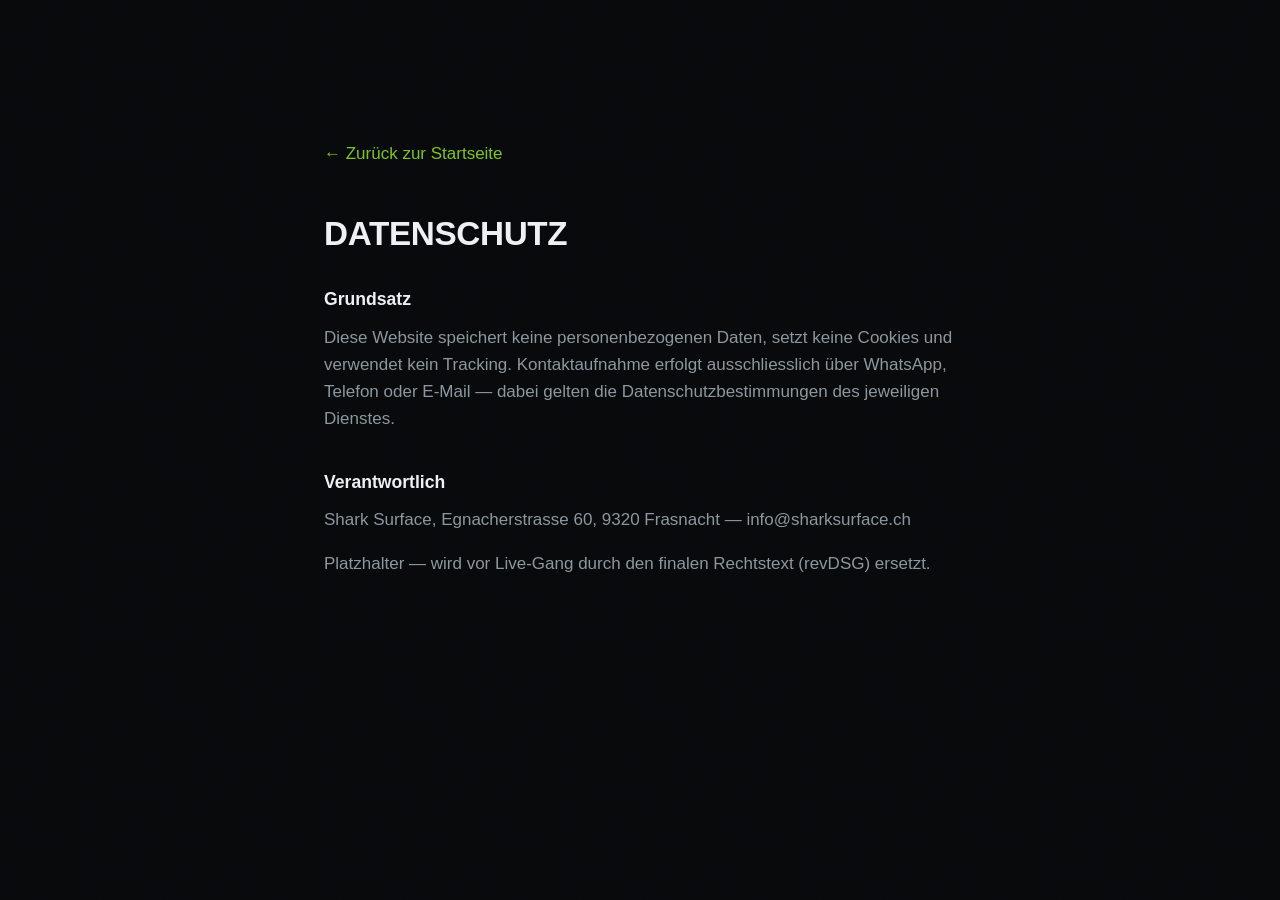
<file: site/datenschutz.html>
<!DOCTYPE html>
<html lang="de">
<head>
  <meta charset="UTF-8">
  <meta name="viewport" content="width=device-width, initial-scale=1.0">
  <title>Datenschutz — Shark Surface</title>
  <meta name="robots" content="noindex">
  <link rel="stylesheet" href="css/main.css">
</head>
<body>
  <div class="legal">
    <a class="back" href="index.html">← Zurück zur Startseite</a>
    <h1 class="display h-md">Datenschutz</h1>
    <h2>Grundsatz</h2>
    <p>Diese Website speichert keine personenbezogenen Daten, setzt keine Cookies und verwendet kein Tracking. Kontaktaufnahme erfolgt ausschliesslich über WhatsApp, Telefon oder E-Mail — dabei gelten die Datenschutzbestimmungen des jeweiligen Dienstes.</p>
    <h2>Verantwortlich</h2>
    <p>Shark Surface, Egnacherstrasse 60, 9320 Frasnacht — info@sharksurface.ch</p>
    <p>Platzhalter — wird vor Live-Gang durch den finalen Rechtstext (revDSG) ersetzt.</p>
  </div>
</body>
</html>
</file>
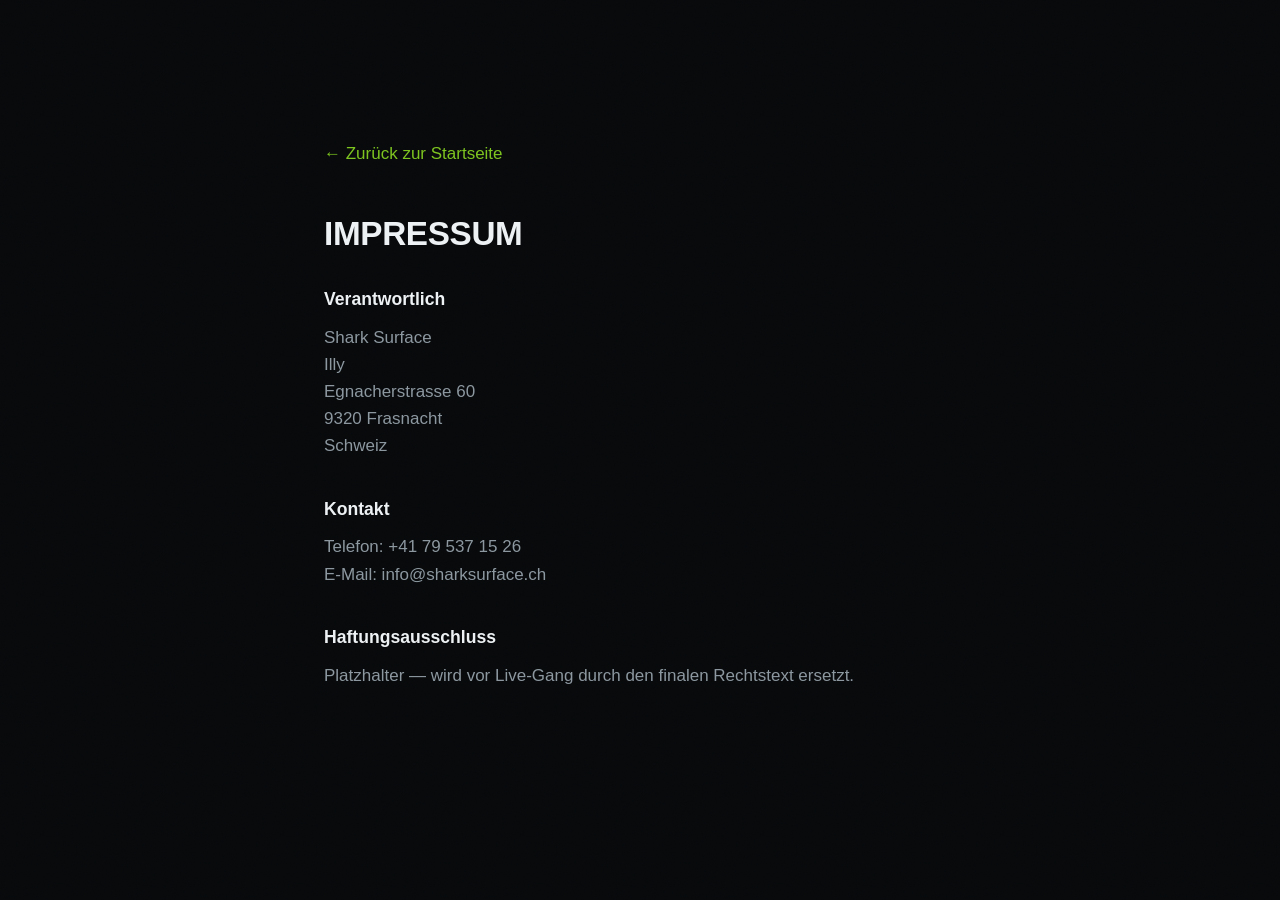
<file: site/impressum.html>
<!DOCTYPE html>
<html lang="de">
<head>
  <meta charset="UTF-8">
  <meta name="viewport" content="width=device-width, initial-scale=1.0">
  <title>Impressum — Shark Surface</title>
  <meta name="robots" content="noindex">
  <link rel="stylesheet" href="css/main.css">
</head>
<body>
  <div class="legal">
    <a class="back" href="index.html">← Zurück zur Startseite</a>
    <h1 class="display h-md">Impressum</h1>
    <h2>Verantwortlich</h2>
    <p>Shark Surface<br>Illy<br>Egnacherstrasse 60<br>9320 Frasnacht<br>Schweiz</p>
    <h2>Kontakt</h2>
    <p>Telefon: +41 79 537 15 26<br>E-Mail: info@sharksurface.ch</p>
    <h2>Haftungsausschluss</h2>
    <p>Platzhalter — wird vor Live-Gang durch den finalen Rechtstext ersetzt.</p>
  </div>
</body>
</html>
</file>
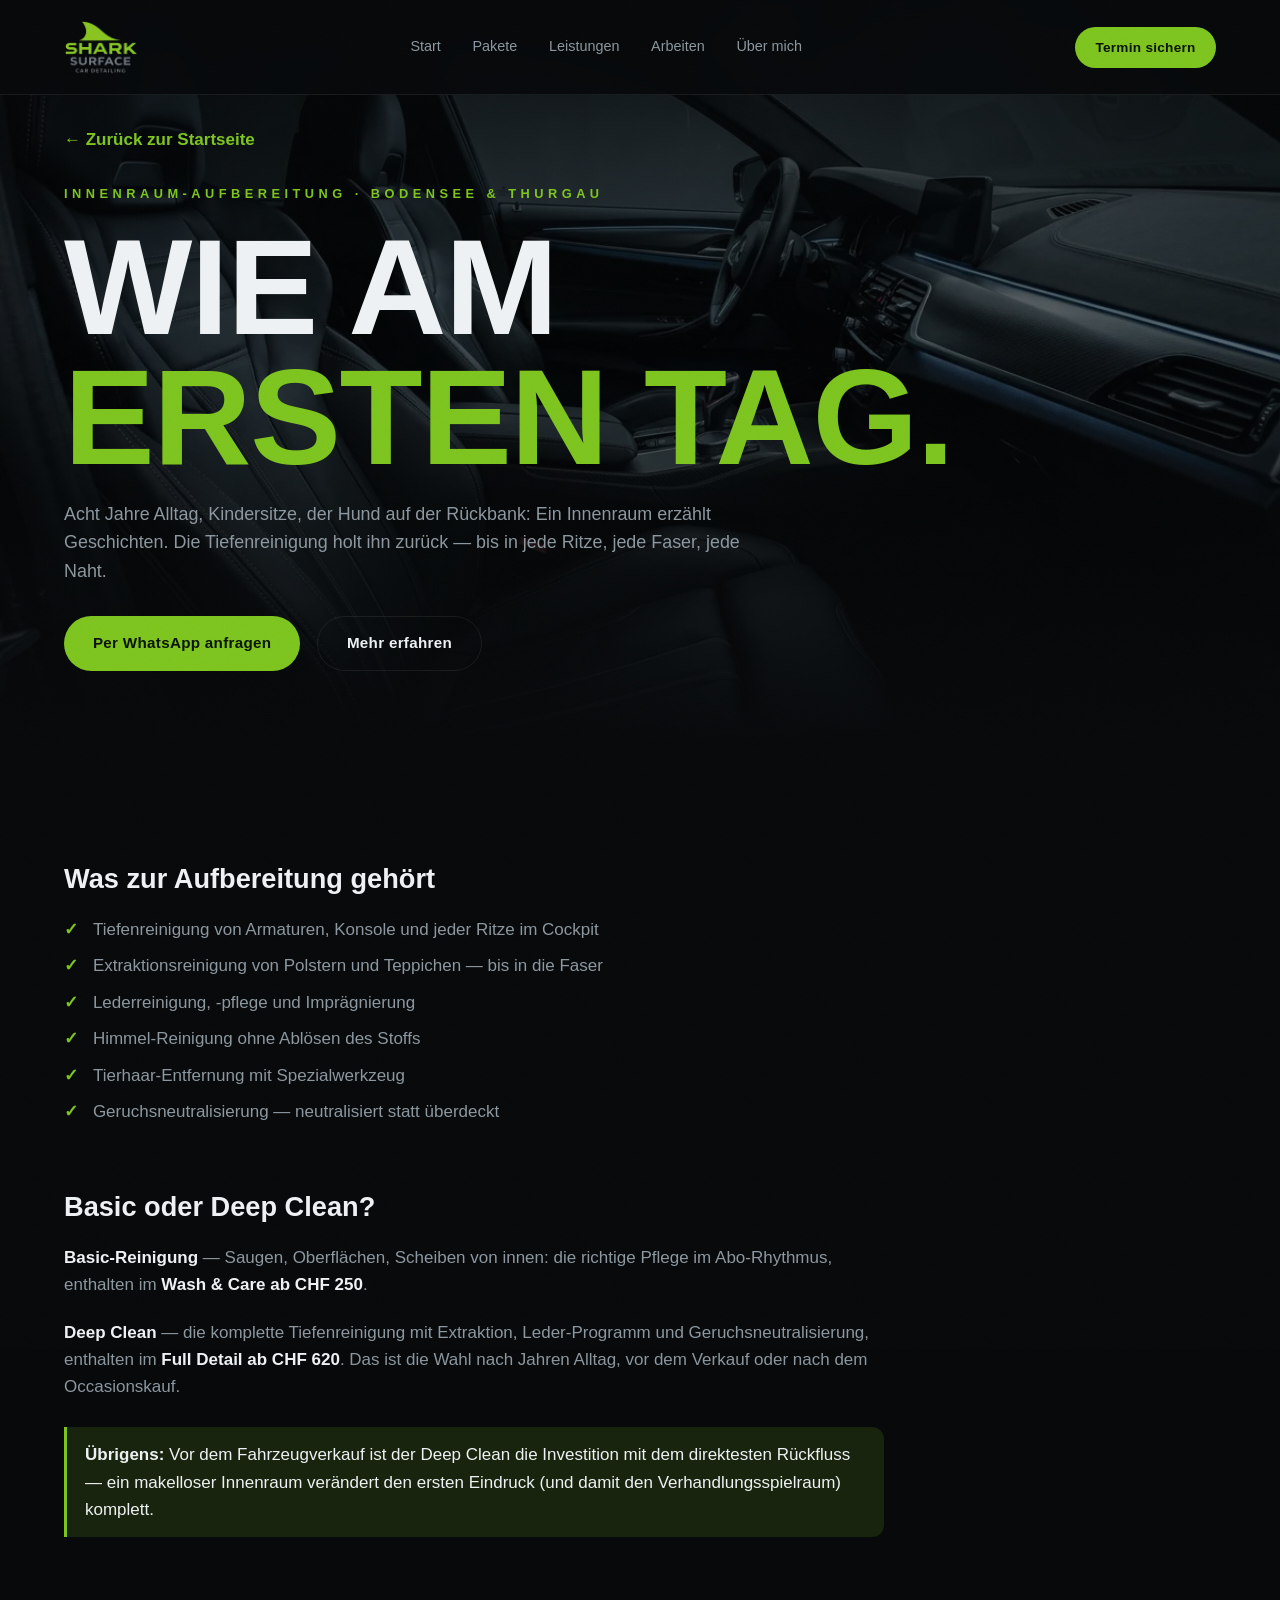
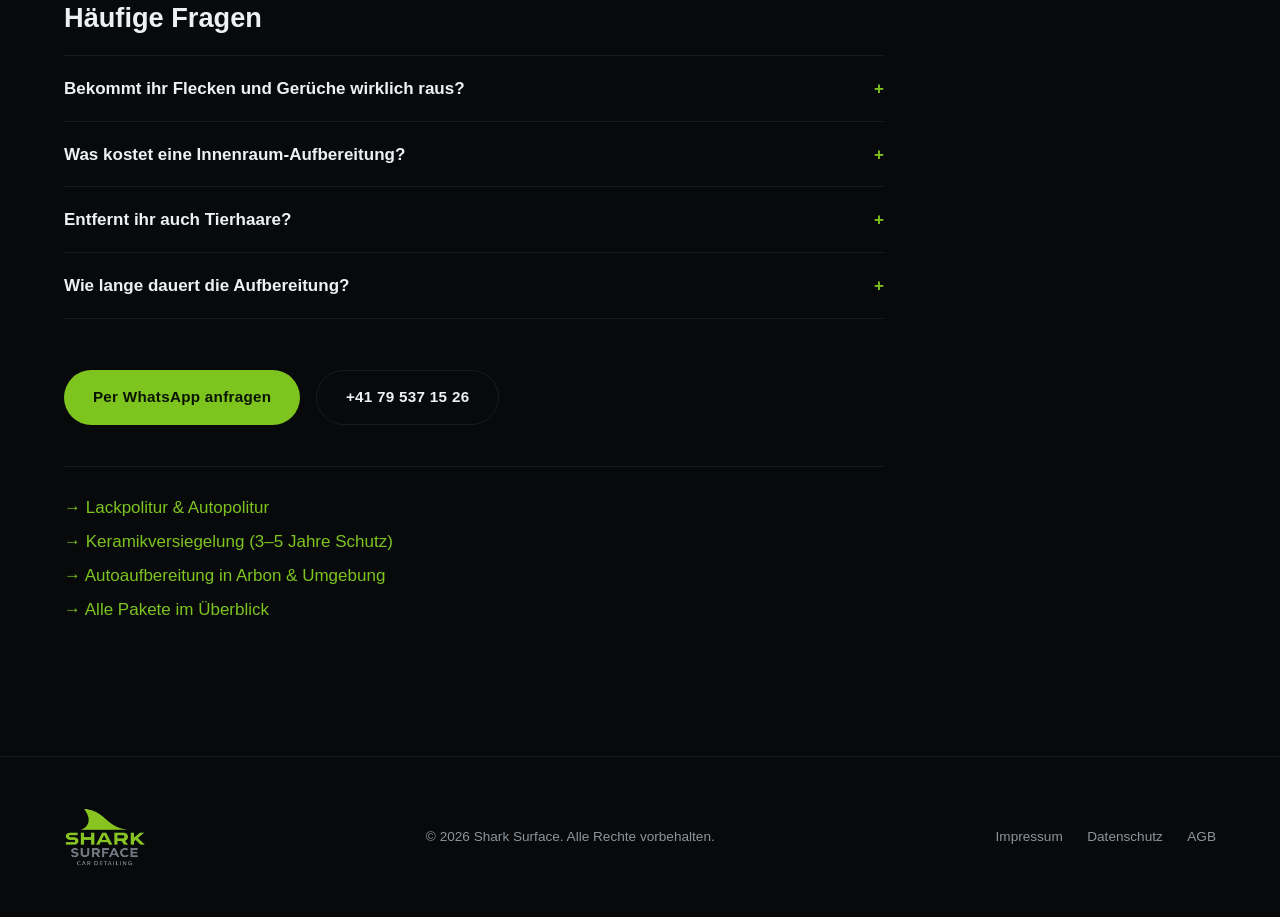
<file: site/innenraumaufbereitung.html>
<!DOCTYPE html>
<html lang="de">
<head>
  <meta charset="UTF-8">
  <meta name="viewport" content="width=device-width, initial-scale=1.0">
  <title>Auto-Innenraumreinigung Bodensee — Shark Surface</title>
  <meta name="description" content="Innenraum-Aufbereitung in Frasnacht bei Arbon: Tiefenreinigung, Lederpflege, Geruchsneutralisierung — Cockpit und Sitze wie am ersten Tag. Ab CHF 250.">
  <link rel="canonical" href="https://sharksurface.ch/innenraumaufbereitung.html">
  <meta property="og:type" content="website">
  <meta property="og:site_name" content="Shark Surface">
  <meta property="og:title" content="Auto-Innenraumreinigung Bodensee — Shark Surface">
  <meta property="og:description" content="Tiefenreinigung, Lederpflege, Geruchsneutralisierung: Innenraum-Aufbereitung in Frasnacht bei Arbon — Cockpit und Sitze wie am ersten Tag.">
  <meta property="og:url" content="https://sharksurface.ch/innenraumaufbereitung.html">
  <meta property="og:image" content="https://sharksurface.ch/assets/img/work-2.webp">
  <meta property="og:locale" content="de_CH">
  <script type="application/ld+json">
  {
    "@context": "https://schema.org",
    "@graph": [
      {
        "@type": "BreadcrumbList",
        "itemListElement": [
          {
            "@type": "ListItem",
            "position": 1,
            "name": "Start",
            "item": "https://sharksurface.ch/"
          },
          {
            "@type": "ListItem",
            "position": 2,
            "name": "Innenraum-Aufbereitung",
            "item": "https://sharksurface.ch/innenraumaufbereitung.html"
          }
        ]
      },
      {
        "@type": "Service",
        "name": "Innenraum-Aufbereitung",
        "serviceType": "Fahrzeug-Innenraumreinigung und -aufbereitung",
        "description": "Tiefenreinigung von Cockpit, Polstern und Teppichen, Lederreinigung und -pflege, Geruchsneutralisierung.",
        "url": "https://sharksurface.ch/innenraumaufbereitung.html",
        "areaServed": [
          "Arbon",
          "Romanshorn",
          "Amriswil",
          "St. Gallen",
          "Thurgau",
          "Bodenseeregion"
        ],
        "provider": {
          "@type": "AutomotiveBusiness",
          "name": "Shark Surface",
          "telephone": "+41795371526",
          "address": {
            "@type": "PostalAddress",
            "streetAddress": "Egnacherstrasse 60",
            "addressLocality": "Frasnacht",
            "postalCode": "9320",
            "addressCountry": "CH"
          }
        }
      },
      {
        "@type": "FAQPage",
        "mainEntity": [
          {
            "@type": "Question",
            "name": "Bekommt ihr Flecken und Gerüche wirklich raus?",
            "acceptedAnswer": {
              "@type": "Answer",
              "text": "In den allermeisten Fällen ja: Die Extraktion arbeitet bis in die Faser, danach wird neutralisiert statt überdeckt. Grenzfälle (z. B. jahrelanger Nikotin-Eintrag im Himmel) benenne ich ehrlich bei der Analyse."
            }
          },
          {
            "@type": "Question",
            "name": "Was kostet eine Innenraum-Aufbereitung?",
            "acceptedAnswer": {
              "@type": "Answer",
              "text": "Basic im Wash & Care ab CHF 250, kompletter Deep Clean im Full Detail ab CHF 620 — das verbindliche Angebot gibt es nach der Analyse vor Ort."
            }
          },
          {
            "@type": "Question",
            "name": "Entfernt ihr auch Tierhaare?",
            "acceptedAnswer": {
              "@type": "Answer",
              "text": "Ja, mit Spezialwerkzeug auch aus tiefen Fasern, wo der Staubsauger aufgibt."
            }
          },
          {
            "@type": "Question",
            "name": "Wie lange dauert die Aufbereitung?",
            "acceptedAnswer": {
              "@type": "Answer",
              "text": "Basic wenige Stunden, Deep Clean je nach Zustand bis zu einem Arbeitstag — Polster brauchen nach der Extraktion Trocknungszeit."
            }
          }
        ]
      }
    ]
  }
  </script>
  <link rel="icon" type="image/png" href="favicon.png">
  <link rel="apple-touch-icon" href="favicon.png">
  <link rel="preload" as="image" href="assets/img/work-2.webp">
  <link rel="stylesheet" href="css/main.css">
</head>
<body>

  <nav class="nav" style="background:rgba(7,9,11,.92);backdrop-filter:blur(12px);border-bottom:1px solid var(--line)" aria-label="Hauptnavigation">
    <a class="nav-logo" href="index.html" aria-label="Shark Surface — zur Startseite">
      <img class="nav-logo-img" src="assets/img/logo.webp" alt="Shark Surface — Car Detailing">
    </a>
    <div class="nav-links">
      <a href="index.html">Start</a>
      <a href="index.html#pakete">Pakete</a>
      <a href="index.html#leistungen">Leistungen</a>
      <a href="index.html#arbeiten">Arbeiten</a>
      <a href="index.html#ueber">Über mich</a>
    </div>
    <a class="btn" href="index.html#kontakt">Termin sichern</a>
  </nav>

  <main>
    <header class="svc-hero-visual">
      <div class="svc-hero-bg"><img src="assets/img/work-2.webp" alt="BMW Innenraum nach Leder- und Innenraum-Pflege" fetchpriority="high"></div>
      <div class="svc-hero-content">
        <a class="back" href="index.html">← Zurück zur Startseite</a>
        <p class="kicker">Innenraum-Aufbereitung · Bodensee &amp; Thurgau</p>
        <h1 class="display h-xl">Wie am<br><span style="color:var(--accent)">ersten Tag.</span></h1>
        <p class="lead">Acht Jahre Alltag, Kindersitze, der Hund auf der Rückbank: Ein Innenraum erzählt Geschichten. Die Tiefenreinigung holt ihn zurück — bis in jede Ritze, jede Faser, jede Naht.</p>
        <div class="hero-ctas">
          <a class="btn" href="https://wa.me/41795371526" target="_blank" rel="noopener">Per WhatsApp anfragen</a>
          <a class="btn-ghost" href="#details">Mehr erfahren</a>
        </div>
      </div>
    </header>

    <section class="section" id="details" style="padding-top:clamp(40px,6vh,72px)">
      <div class="svc">
        <h2>Was zur Aufbereitung gehört</h2>
        <ul class="checks">
          <li>Tiefenreinigung von Armaturen, Konsole und jeder Ritze im Cockpit</li>
          <li>Extraktionsreinigung von Polstern und Teppichen — bis in die Faser</li>
          <li>Lederreinigung, -pflege und Imprägnierung</li>
          <li>Himmel-Reinigung ohne Ablösen des Stoffs</li>
          <li>Tierhaar-Entfernung mit Spezialwerkzeug</li>
          <li>Geruchsneutralisierung — neutralisiert statt überdeckt</li>
        </ul>

        <h2>Basic oder Deep Clean?</h2>
        <p><strong style="color:var(--text)">Basic-Reinigung</strong> — Saugen, Oberflächen, Scheiben von innen: die richtige Pflege im Abo-Rhythmus, enthalten im <strong style="color:var(--text)">Wash &amp; Care ab CHF 250</strong>.</p>
        <p><strong style="color:var(--text)">Deep Clean</strong> — die komplette Tiefenreinigung mit Extraktion, Leder-Programm und Geruchsneutralisierung, enthalten im <strong style="color:var(--text)">Full Detail ab CHF 620</strong>. Das ist die Wahl nach Jahren Alltag, vor dem Verkauf oder nach dem Occasionskauf.</p>

        <div class="price-hint">
          <strong>Übrigens:</strong> Vor dem Fahrzeugverkauf ist der Deep Clean die Investition mit dem direktesten Rückfluss — ein makelloser Innenraum verändert den ersten Eindruck (und damit den Verhandlungsspielraum) komplett.
        </div>

        <h2>Häufige Fragen</h2>
        <div class="faq">
          <details>
            <summary>Bekommt ihr Flecken und Gerüche wirklich raus?</summary>
            <p>In den allermeisten Fällen ja: Die Extraktion arbeitet bis in die Faser, danach wird neutralisiert statt überdeckt. Grenzfälle (z. B. jahrelanger Nikotin-Eintrag im Himmel) benenne ich ehrlich bei der Analyse.</p>
          </details>
          <details>
            <summary>Was kostet eine Innenraum-Aufbereitung?</summary>
            <p>Basic im Wash &amp; Care ab CHF 250, kompletter Deep Clean im Full Detail ab CHF 620 — das verbindliche Angebot gibt es nach der Analyse vor Ort.</p>
          </details>
          <details>
            <summary>Entfernt ihr auch Tierhaare?</summary>
            <p>Ja, mit Spezialwerkzeug auch aus tiefen Fasern, wo der Staubsauger aufgibt.</p>
          </details>
          <details>
            <summary>Wie lange dauert die Aufbereitung?</summary>
            <p>Basic wenige Stunden, Deep Clean je nach Zustand bis zu einem Arbeitstag — Polster brauchen nach der Extraktion Trocknungszeit.</p>
          </details>
        </div>

        <div class="svc-cta">
          <a class="btn" href="https://wa.me/41795371526" target="_blank" rel="noopener">Per WhatsApp anfragen</a>
          <a class="btn-ghost" href="tel:+41795371526">+41 79 537 15 26</a>
        </div>

        <ul class="svc-links">
          <li><a href="lackpolitur.html">→ Lackpolitur &amp; Autopolitur</a></li>
          <li><a href="keramikversiegelung.html">→ Keramikversiegelung (3–5 Jahre Schutz)</a></li>
          <li><a href="autoaufbereitung-arbon.html">→ Autoaufbereitung in Arbon &amp; Umgebung</a></li>
          <li><a href="index.html#pakete">→ Alle Pakete im Überblick</a></li>
        </ul>
      </div>
    </section>
  </main>

  <footer class="footer">
    <span class="nav-logo">
      <img class="footer-logo-img" src="assets/img/logo.webp" alt="Shark Surface — Car Detailing" loading="lazy">
    </span>
    <span>© 2026 Shark Surface. Alle Rechte vorbehalten.</span>
    <div class="footer-links">
      <a href="impressum.html">Impressum</a>
      <a href="datenschutz.html">Datenschutz</a>
      <a href="agb.html">AGB</a>
    </div>
  </footer>

</body>
</html>
</file>
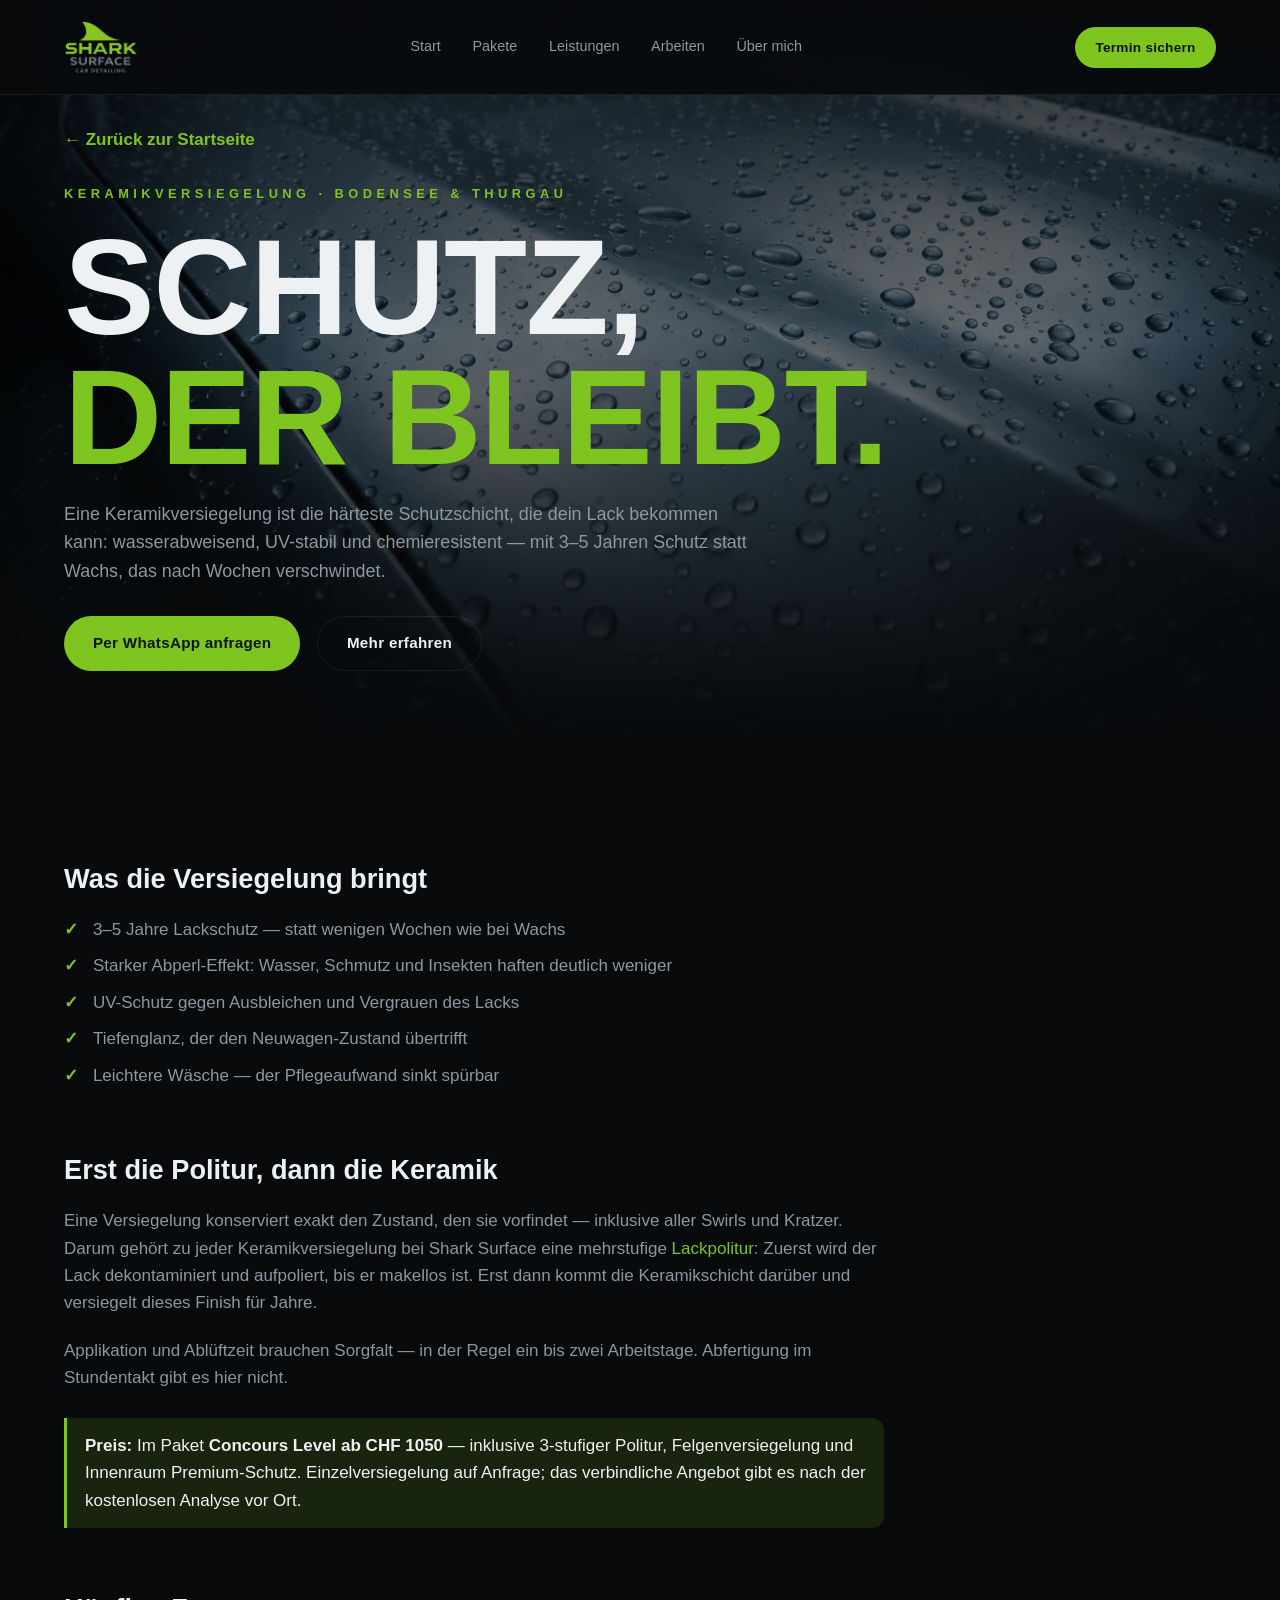
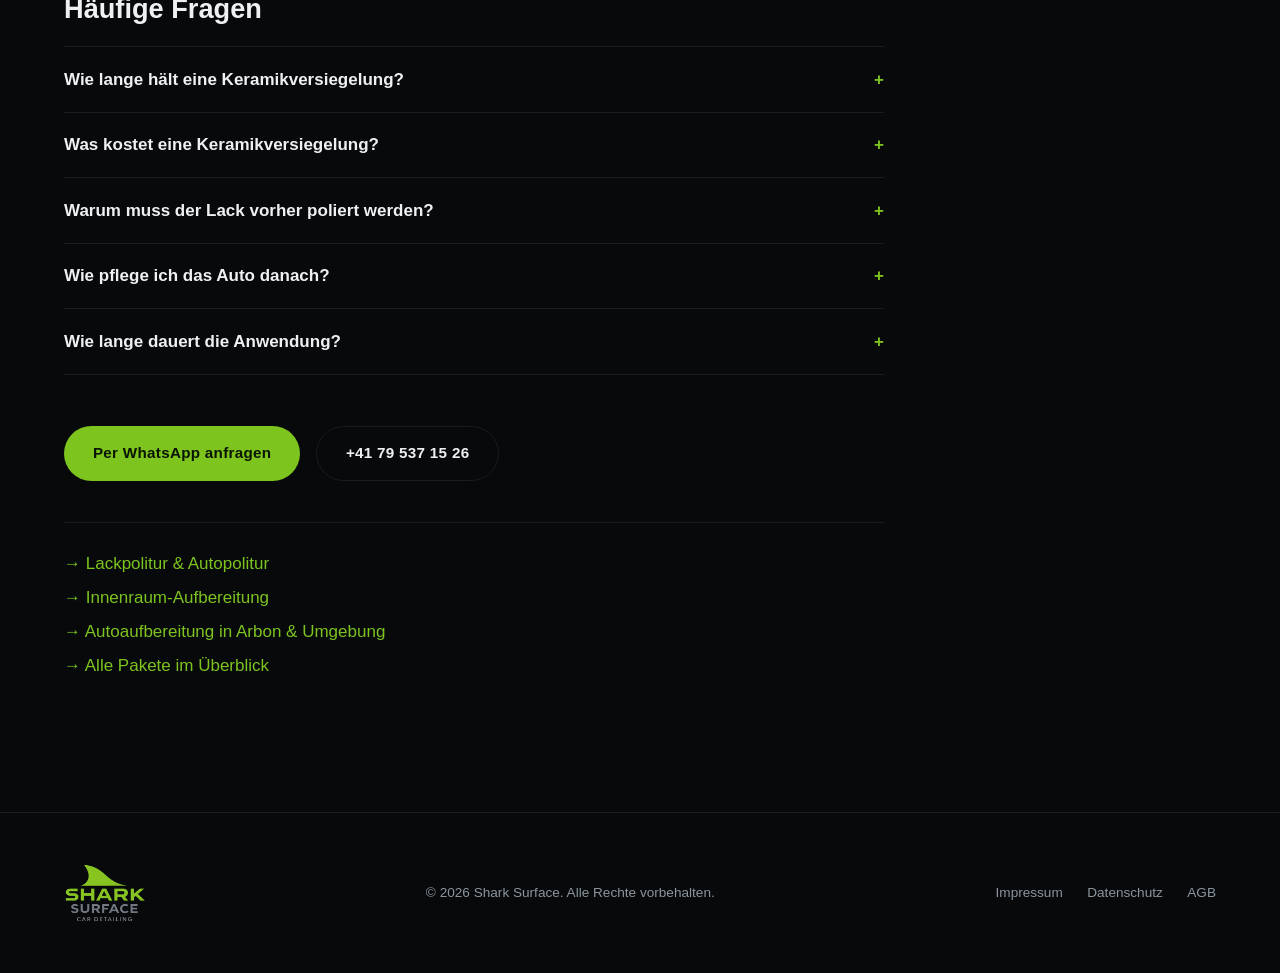
<file: site/keramikversiegelung.html>
<!DOCTYPE html>
<html lang="de">
<head>
  <meta charset="UTF-8">
  <meta name="viewport" content="width=device-width, initial-scale=1.0">
  <title>Keramikversiegelung Bodensee &amp; Thurgau — Shark Surface</title>
  <meta name="description" content="Keramikversiegelung mit 3–5 Jahren Schutz in Frasnacht bei Arbon: mehrstufige Lackpolitur, professionelle Applikation, ehrliche Beratung. Für Bodensee &amp; Thurgau.">
  <link rel="canonical" href="https://sharksurface.ch/keramikversiegelung.html">
  <meta property="og:type" content="website">
  <meta property="og:site_name" content="Shark Surface">
  <meta property="og:title" content="Keramikversiegelung Bodensee &amp; Thurgau — Shark Surface">
  <meta property="og:description" content="Keramikversiegelung mit 3–5 Jahren Schutz: mehrstufige Politur, professionelle Applikation, ehrliche Beratung in Frasnacht bei Arbon.">
  <meta property="og:url" content="https://sharksurface.ch/keramikversiegelung.html">
  <meta property="og:image" content="https://sharksurface.ch/assets/img/work-4.webp">
  <meta property="og:locale" content="de_CH">
  <script type="application/ld+json">
  {
    "@context": "https://schema.org",
    "@graph": [
      {
        "@type": "BreadcrumbList",
        "itemListElement": [
          {
            "@type": "ListItem",
            "position": 1,
            "name": "Start",
            "item": "https://sharksurface.ch/"
          },
          {
            "@type": "ListItem",
            "position": 2,
            "name": "Keramikversiegelung",
            "item": "https://sharksurface.ch/keramikversiegelung.html"
          }
        ]
      },
      {
        "@type": "Service",
        "name": "Keramikversiegelung",
        "serviceType": "Keramikversiegelung für Fahrzeuge",
        "description": "Keramikversiegelung mit 3–5 Jahren Schutz inklusive vorbereitender mehrstufiger Lackpolitur.",
        "url": "https://sharksurface.ch/keramikversiegelung.html",
        "areaServed": [
          "Arbon",
          "Romanshorn",
          "Amriswil",
          "St. Gallen",
          "Thurgau",
          "Bodenseeregion"
        ],
        "provider": {
          "@type": "AutomotiveBusiness",
          "name": "Shark Surface",
          "telephone": "+41795371526",
          "address": {
            "@type": "PostalAddress",
            "streetAddress": "Egnacherstrasse 60",
            "addressLocality": "Frasnacht",
            "postalCode": "9320",
            "addressCountry": "CH"
          }
        }
      },
      {
        "@type": "FAQPage",
        "mainEntity": [
          {
            "@type": "Question",
            "name": "Wie lange hält eine Keramikversiegelung?",
            "acceptedAnswer": {
              "@type": "Answer",
              "text": "Bei fachgerechter Applikation und richtiger Pflege 3–5 Jahre. Entscheidend sind die Wäsche (Handwäsche statt Bürsten-Waschstrasse) und wie das Fahrzeug genutzt wird."
            }
          },
          {
            "@type": "Question",
            "name": "Was kostet eine Keramikversiegelung?",
            "acceptedAnswer": {
              "@type": "Answer",
              "text": "Im Concours-Level-Paket ab CHF 1050. Der genaue Preis hängt von Fahrzeuggrösse und Lackzustand ab — das Angebot gibt es nach einer kurzen Analyse vor Ort, ohne Überraschungen."
            }
          },
          {
            "@type": "Question",
            "name": "Warum muss der Lack vorher poliert werden?",
            "acceptedAnswer": {
              "@type": "Answer",
              "text": "Weil die Versiegelung alles konserviert, was darunter liegt — auch Kratzer. Erst die Politur schafft das makellose Finish, das sich zu versiegeln lohnt."
            }
          },
          {
            "@type": "Question",
            "name": "Wie pflege ich das Auto danach?",
            "acceptedAnswer": {
              "@type": "Answer",
              "text": "Schonende Handwäsche mit pH-neutralem Shampoo, keine Waschstrasse mit rotierenden Bürsten. Die wichtigsten Tipps gibt es bei der Übergabe persönlich."
            }
          },
          {
            "@type": "Question",
            "name": "Wie lange dauert die Anwendung?",
            "acceptedAnswer": {
              "@type": "Answer",
              "text": "In der Regel ein bis zwei Arbeitstage — inklusive Politur und Ablüftzeit. Den genauen Umfang legen wir bei der Analyse gemeinsam fest."
            }
          }
        ]
      }
    ]
  }
  </script>
  <link rel="icon" type="image/png" href="favicon.png">
  <link rel="apple-touch-icon" href="favicon.png">
  <link rel="preload" as="image" href="assets/img/work-4.webp">
  <link rel="stylesheet" href="css/main.css">
</head>
<body>

  <nav class="nav" style="background:rgba(7,9,11,.92);backdrop-filter:blur(12px);border-bottom:1px solid var(--line)" aria-label="Hauptnavigation">
    <a class="nav-logo" href="index.html" aria-label="Shark Surface — zur Startseite">
      <img class="nav-logo-img" src="assets/img/logo.webp" alt="Shark Surface — Car Detailing">
    </a>
    <div class="nav-links">
      <a href="index.html">Start</a>
      <a href="index.html#pakete">Pakete</a>
      <a href="index.html#leistungen">Leistungen</a>
      <a href="index.html#arbeiten">Arbeiten</a>
      <a href="index.html#ueber">Über mich</a>
    </div>
    <a class="btn" href="index.html#kontakt">Termin sichern</a>
  </nav>

  <main>
    <header class="svc-hero-visual">
      <div class="svc-hero-bg"><img src="assets/img/work-4.webp" alt="Wasserperlen auf keramikversiegeltem Lack" fetchpriority="high"></div>
      <div class="svc-hero-content">
        <a class="back" href="index.html">← Zurück zur Startseite</a>
        <p class="kicker">Keramikversiegelung · Bodensee &amp; Thurgau</p>
        <h1 class="display h-xl">Schutz,<br><span style="color:var(--accent)">der bleibt.</span></h1>
        <p class="lead">Eine Keramikversiegelung ist die härteste Schutzschicht, die dein Lack bekommen kann: wasserabweisend, UV-stabil und chemieresistent — mit 3–5 Jahren Schutz statt Wachs, das nach Wochen verschwindet.</p>
        <div class="hero-ctas">
          <a class="btn" href="https://wa.me/41795371526" target="_blank" rel="noopener">Per WhatsApp anfragen</a>
          <a class="btn-ghost" href="#details">Mehr erfahren</a>
        </div>
      </div>
    </header>

    <section class="section" id="details" style="padding-top:clamp(40px,6vh,72px)">
      <div class="svc">
        <h2>Was die Versiegelung bringt</h2>
        <ul class="checks">
          <li>3–5 Jahre Lackschutz — statt wenigen Wochen wie bei Wachs</li>
          <li>Starker Abperl-Effekt: Wasser, Schmutz und Insekten haften deutlich weniger</li>
          <li>UV-Schutz gegen Ausbleichen und Vergrauen des Lacks</li>
          <li>Tiefenglanz, der den Neuwagen-Zustand übertrifft</li>
          <li>Leichtere Wäsche — der Pflegeaufwand sinkt spürbar</li>
        </ul>

        <h2>Erst die Politur, dann die Keramik</h2>
        <p>Eine Versiegelung konserviert exakt den Zustand, den sie vorfindet — inklusive aller Swirls und Kratzer. Darum gehört zu jeder Keramikversiegelung bei Shark Surface eine mehrstufige <a href="lackpolitur.html" style="color:var(--accent)">Lackpolitur</a>: Zuerst wird der Lack dekontaminiert und aufpoliert, bis er makellos ist. Erst dann kommt die Keramikschicht darüber und versiegelt dieses Finish für Jahre.</p>
        <p>Applikation und Ablüftzeit brauchen Sorgfalt — in der Regel ein bis zwei Arbeitstage. Abfertigung im Stundentakt gibt es hier nicht.</p>

        <div class="price-hint">
          <strong>Preis:</strong> Im Paket <strong>Concours Level ab CHF 1050</strong> — inklusive 3-stufiger Politur, Felgenversiegelung und Innenraum Premium-Schutz. Einzelversiegelung auf Anfrage; das verbindliche Angebot gibt es nach der kostenlosen Analyse vor Ort.
        </div>

        <h2>Häufige Fragen</h2>
        <div class="faq">
          <details>
            <summary>Wie lange hält eine Keramikversiegelung?</summary>
            <p>Bei fachgerechter Applikation und richtiger Pflege 3–5 Jahre. Entscheidend sind die Wäsche (Handwäsche statt Bürsten-Waschstrasse) und wie das Fahrzeug genutzt wird.</p>
          </details>
          <details>
            <summary>Was kostet eine Keramikversiegelung?</summary>
            <p>Im Concours-Level-Paket ab CHF 1050. Der genaue Preis hängt von Fahrzeuggrösse und Lackzustand ab — das Angebot gibt es nach einer kurzen Analyse vor Ort, ohne Überraschungen.</p>
          </details>
          <details>
            <summary>Warum muss der Lack vorher poliert werden?</summary>
            <p>Weil die Versiegelung alles konserviert, was darunter liegt — auch Kratzer. Erst die Politur schafft das makellose Finish, das sich zu versiegeln lohnt.</p>
          </details>
          <details>
            <summary>Wie pflege ich das Auto danach?</summary>
            <p>Schonende Handwäsche mit pH-neutralem Shampoo, keine Waschstrasse mit rotierenden Bürsten. Die wichtigsten Tipps gibt es bei der Übergabe persönlich.</p>
          </details>
          <details>
            <summary>Wie lange dauert die Anwendung?</summary>
            <p>In der Regel ein bis zwei Arbeitstage — inklusive Politur und Ablüftzeit. Den genauen Umfang legen wir bei der Analyse gemeinsam fest.</p>
          </details>
        </div>

        <div class="svc-cta">
          <a class="btn" href="https://wa.me/41795371526" target="_blank" rel="noopener">Per WhatsApp anfragen</a>
          <a class="btn-ghost" href="tel:+41795371526">+41 79 537 15 26</a>
        </div>

        <ul class="svc-links">
          <li><a href="lackpolitur.html">→ Lackpolitur &amp; Autopolitur</a></li>
          <li><a href="innenraumaufbereitung.html">→ Innenraum-Aufbereitung</a></li>
          <li><a href="autoaufbereitung-arbon.html">→ Autoaufbereitung in Arbon &amp; Umgebung</a></li>
          <li><a href="index.html#pakete">→ Alle Pakete im Überblick</a></li>
        </ul>
      </div>
    </section>
  </main>

  <footer class="footer">
    <span class="nav-logo">
      <img class="footer-logo-img" src="assets/img/logo.webp" alt="Shark Surface — Car Detailing" loading="lazy">
    </span>
    <span>© 2026 Shark Surface. Alle Rechte vorbehalten.</span>
    <div class="footer-links">
      <a href="impressum.html">Impressum</a>
      <a href="datenschutz.html">Datenschutz</a>
      <a href="agb.html">AGB</a>
    </div>
  </footer>

</body>
</html>
</file>
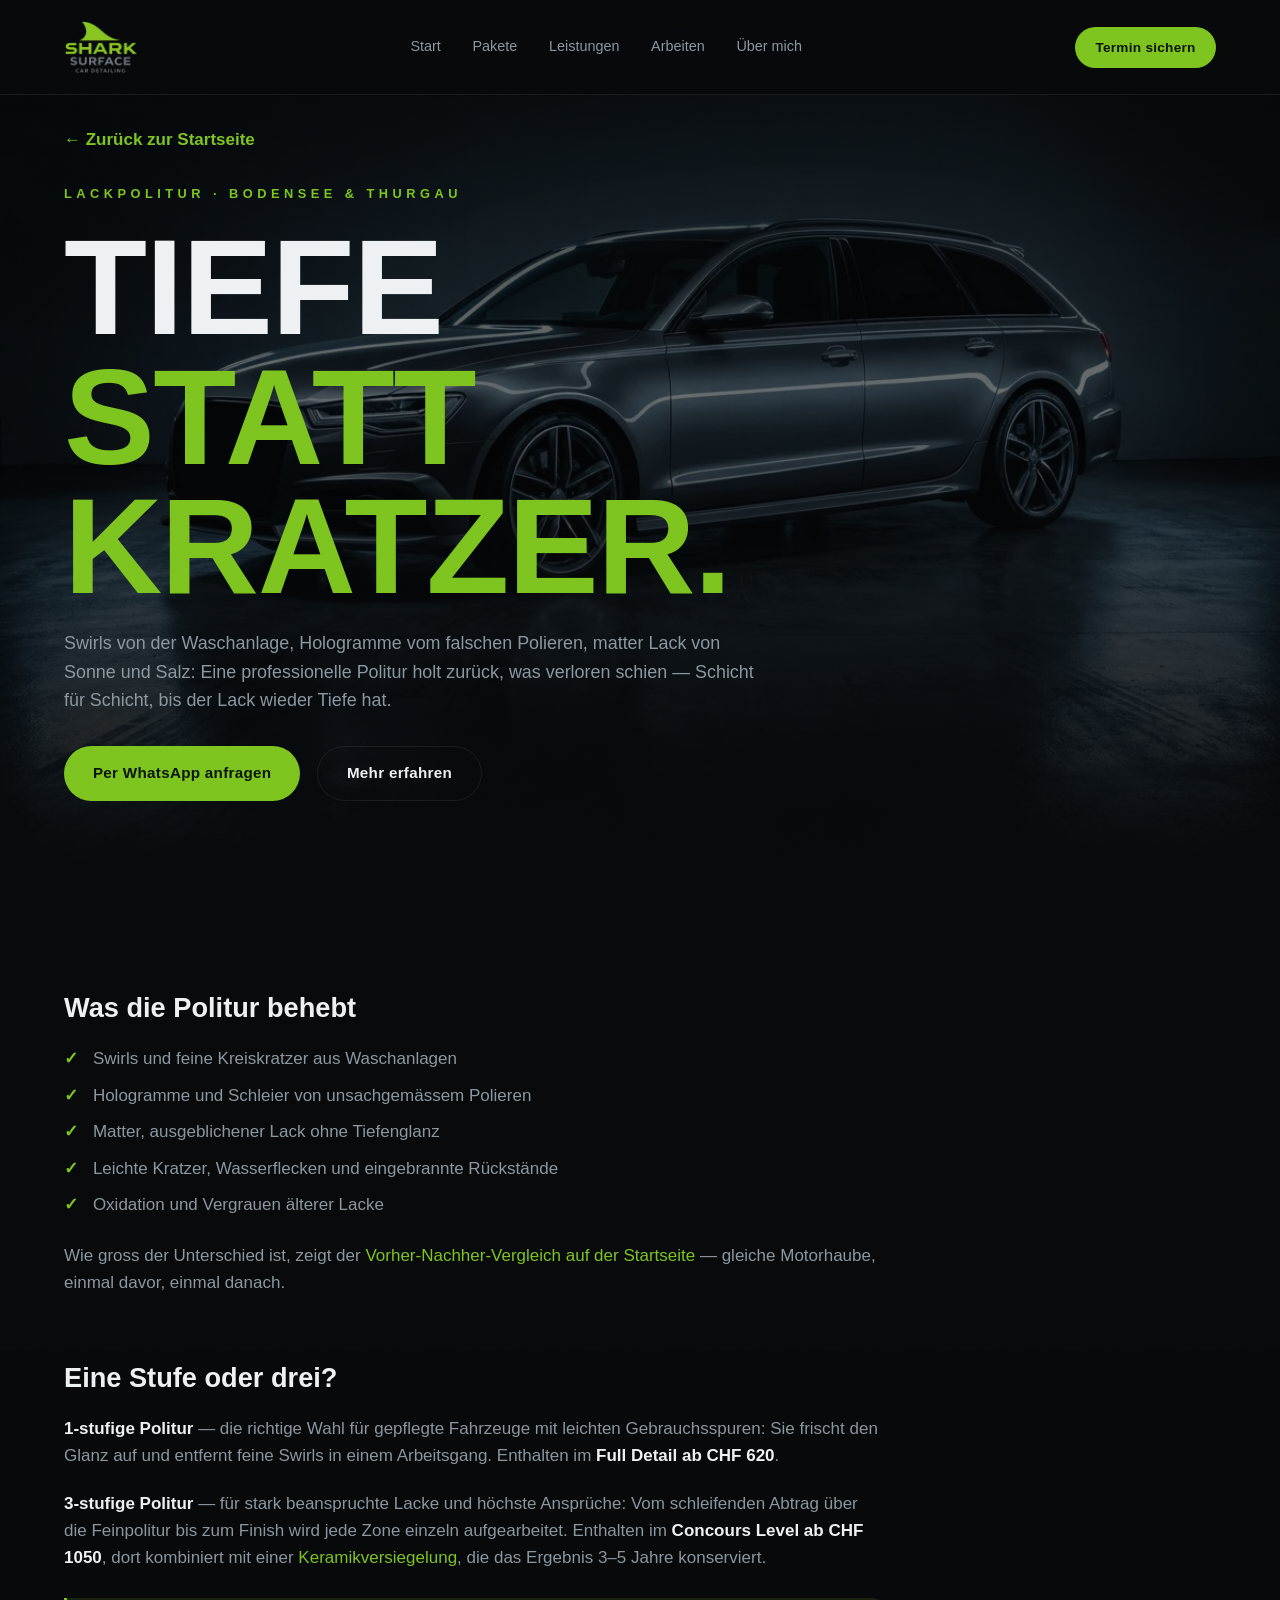
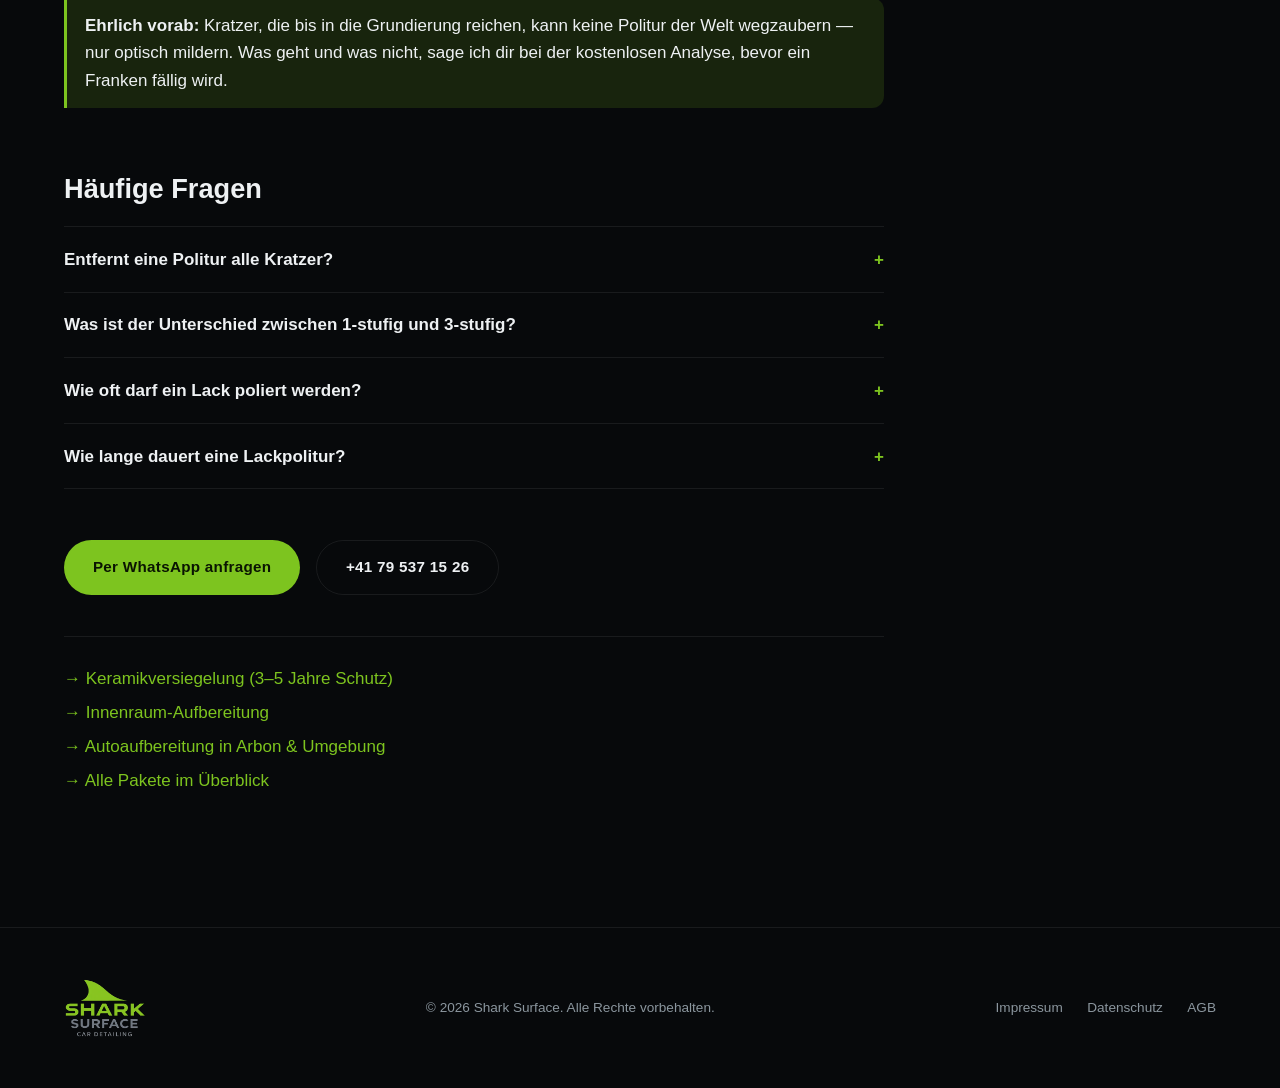
<file: site/lackpolitur.html>
<!DOCTYPE html>
<html lang="de">
<head>
  <meta charset="UTF-8">
  <meta name="viewport" content="width=device-width, initial-scale=1.0">
  <title>Lackpolitur &amp; Autopolitur am Bodensee — Shark Surface</title>
  <meta name="description" content="Professionelle Lackpolitur in Frasnacht bei Arbon: Swirls, Hologramme und Kratzer entfernen — 1- oder 3-stufig, im Full Detail ab CHF 620. Jetzt Termin sichern.">
  <link rel="canonical" href="https://sharksurface.ch/lackpolitur.html">
  <meta property="og:type" content="website">
  <meta property="og:site_name" content="Shark Surface">
  <meta property="og:title" content="Lackpolitur &amp; Autopolitur am Bodensee — Shark Surface">
  <meta property="og:description" content="Swirls, Hologramme und Kratzer entfernen: professionelle Lackpolitur in Frasnacht bei Arbon, 1- oder 3-stufig.">
  <meta property="og:url" content="https://sharksurface.ch/lackpolitur.html">
  <meta property="og:image" content="https://sharksurface.ch/assets/img/work-3.webp">
  <meta property="og:locale" content="de_CH">
  <script type="application/ld+json">
  {
    "@context": "https://schema.org",
    "@graph": [
      {
        "@type": "BreadcrumbList",
        "itemListElement": [
          {
            "@type": "ListItem",
            "position": 1,
            "name": "Start",
            "item": "https://sharksurface.ch/"
          },
          {
            "@type": "ListItem",
            "position": 2,
            "name": "Lackpolitur",
            "item": "https://sharksurface.ch/lackpolitur.html"
          }
        ]
      },
      {
        "@type": "Service",
        "name": "Lackpolitur",
        "serviceType": "Lackpolitur und Lackaufbereitung für Fahrzeuge",
        "description": "Ein- bis dreistufige Lackpolitur: entfernt Swirls, Hologramme und Waschanlagen-Kratzer und bringt Tiefenglanz zurück.",
        "url": "https://sharksurface.ch/lackpolitur.html",
        "areaServed": [
          "Arbon",
          "Romanshorn",
          "Amriswil",
          "St. Gallen",
          "Thurgau",
          "Bodenseeregion"
        ],
        "provider": {
          "@type": "AutomotiveBusiness",
          "name": "Shark Surface",
          "telephone": "+41795371526",
          "address": {
            "@type": "PostalAddress",
            "streetAddress": "Egnacherstrasse 60",
            "addressLocality": "Frasnacht",
            "postalCode": "9320",
            "addressCountry": "CH"
          }
        }
      },
      {
        "@type": "FAQPage",
        "mainEntity": [
          {
            "@type": "Question",
            "name": "Entfernt eine Politur alle Kratzer?",
            "acceptedAnswer": {
              "@type": "Answer",
              "text": "Swirls, Hologramme und feine Waschanlagen-Kratzer: ja, vollständig. Tiefe Kratzer bis in die Grundierung (Fingernagel-Test) lassen sich nur mildern — das kläre ich ehrlich bei der Analyse."
            }
          },
          {
            "@type": "Question",
            "name": "Was ist der Unterschied zwischen 1-stufig und 3-stufig?",
            "acceptedAnswer": {
              "@type": "Answer",
              "text": "1-stufig frischt auf und entfernt leichte Spuren (Full Detail ab CHF 620). 3-stufig arbeitet sich vom Abtrag bis zum Finish durch und holt auch aus müdem Lack das Maximum (Concours Level ab CHF 1050)."
            }
          },
          {
            "@type": "Question",
            "name": "Wie oft darf ein Lack poliert werden?",
            "acceptedAnswer": {
              "@type": "Answer",
              "text": "Jede Politur trägt minimal Klarlack ab — die Substanz ist begrenzt. Darum poliere ich so schonend wie möglich und empfehle danach eine Versiegelung, damit das Ergebnis lange hält."
            }
          },
          {
            "@type": "Question",
            "name": "Wie lange dauert eine Lackpolitur?",
            "acceptedAnswer": {
              "@type": "Answer",
              "text": "Je nach Stufe und Zustand zwischen einem halben und zwei Arbeitstagen. Den genauen Umfang legen wir bei der Analyse gemeinsam fest."
            }
          }
        ]
      }
    ]
  }
  </script>
  <link rel="icon" type="image/png" href="favicon.png">
  <link rel="apple-touch-icon" href="favicon.png">
  <link rel="preload" as="image" href="assets/img/work-3.webp">
  <link rel="stylesheet" href="css/main.css">
</head>
<body>

  <nav class="nav" style="background:rgba(7,9,11,.92);backdrop-filter:blur(12px);border-bottom:1px solid var(--line)" aria-label="Hauptnavigation">
    <a class="nav-logo" href="index.html" aria-label="Shark Surface — zur Startseite">
      <img class="nav-logo-img" src="assets/img/logo.webp" alt="Shark Surface — Car Detailing">
    </a>
    <div class="nav-links">
      <a href="index.html">Start</a>
      <a href="index.html#pakete">Pakete</a>
      <a href="index.html#leistungen">Leistungen</a>
      <a href="index.html#arbeiten">Arbeiten</a>
      <a href="index.html#ueber">Über mich</a>
    </div>
    <a class="btn" href="index.html#kontakt">Termin sichern</a>
  </nav>

  <main>
    <header class="svc-hero-visual">
      <div class="svc-hero-bg"><img src="assets/img/work-3.webp" alt="Audi RS6 nach dreistufiger Lackpolitur" fetchpriority="high"></div>
      <div class="svc-hero-content">
        <a class="back" href="index.html">← Zurück zur Startseite</a>
        <p class="kicker">Lackpolitur · Bodensee &amp; Thurgau</p>
        <h1 class="display h-xl">Tiefe<br><span style="color:var(--accent)">statt Kratzer.</span></h1>
        <p class="lead">Swirls von der Waschanlage, Hologramme vom falschen Polieren, matter Lack von Sonne und Salz: Eine professionelle Politur holt zurück, was verloren schien — Schicht für Schicht, bis der Lack wieder Tiefe hat.</p>
        <div class="hero-ctas">
          <a class="btn" href="https://wa.me/41795371526" target="_blank" rel="noopener">Per WhatsApp anfragen</a>
          <a class="btn-ghost" href="#details">Mehr erfahren</a>
        </div>
      </div>
    </header>

    <section class="section" id="details" style="padding-top:clamp(40px,6vh,72px)">
      <div class="svc">
        <h2>Was die Politur behebt</h2>
        <ul class="checks">
          <li>Swirls und feine Kreiskratzer aus Waschanlagen</li>
          <li>Hologramme und Schleier von unsachgemässem Polieren</li>
          <li>Matter, ausgeblichener Lack ohne Tiefenglanz</li>
          <li>Leichte Kratzer, Wasserflecken und eingebrannte Rückstände</li>
          <li>Oxidation und Vergrauen älterer Lacke</li>
        </ul>
        <p>Wie gross der Unterschied ist, zeigt der <a href="index.html#unterschied" style="color:var(--accent)">Vorher-Nachher-Vergleich auf der Startseite</a> — gleiche Motorhaube, einmal davor, einmal danach.</p>

        <h2>Eine Stufe oder drei?</h2>
        <p><strong style="color:var(--text)">1-stufige Politur</strong> — die richtige Wahl für gepflegte Fahrzeuge mit leichten Gebrauchsspuren: Sie frischt den Glanz auf und entfernt feine Swirls in einem Arbeitsgang. Enthalten im <strong style="color:var(--text)">Full Detail ab CHF 620</strong>.</p>
        <p><strong style="color:var(--text)">3-stufige Politur</strong> — für stark beanspruchte Lacke und höchste Ansprüche: Vom schleifenden Abtrag über die Feinpolitur bis zum Finish wird jede Zone einzeln aufgearbeitet. Enthalten im <strong style="color:var(--text)">Concours Level ab CHF 1050</strong>, dort kombiniert mit einer <a href="keramikversiegelung.html" style="color:var(--accent)">Keramikversiegelung</a>, die das Ergebnis 3–5 Jahre konserviert.</p>

        <div class="price-hint">
          <strong>Ehrlich vorab:</strong> Kratzer, die bis in die Grundierung reichen, kann keine Politur der Welt wegzaubern — nur optisch mildern. Was geht und was nicht, sage ich dir bei der kostenlosen Analyse, bevor ein Franken fällig wird.
        </div>

        <h2>Häufige Fragen</h2>
        <div class="faq">
          <details>
            <summary>Entfernt eine Politur alle Kratzer?</summary>
            <p>Swirls, Hologramme und feine Waschanlagen-Kratzer: ja, vollständig. Tiefe Kratzer bis in die Grundierung (Fingernagel-Test) lassen sich nur mildern — das kläre ich ehrlich bei der Analyse.</p>
          </details>
          <details>
            <summary>Was ist der Unterschied zwischen 1-stufig und 3-stufig?</summary>
            <p>1-stufig frischt auf und entfernt leichte Spuren (Full Detail ab CHF 620). 3-stufig arbeitet sich vom Abtrag bis zum Finish durch und holt auch aus müdem Lack das Maximum (Concours Level ab CHF 1050).</p>
          </details>
          <details>
            <summary>Wie oft darf ein Lack poliert werden?</summary>
            <p>Jede Politur trägt minimal Klarlack ab — die Substanz ist begrenzt. Darum poliere ich so schonend wie möglich und empfehle danach eine Versiegelung, damit das Ergebnis lange hält.</p>
          </details>
          <details>
            <summary>Wie lange dauert eine Lackpolitur?</summary>
            <p>Je nach Stufe und Zustand zwischen einem halben und zwei Arbeitstagen. Den genauen Umfang legen wir bei der Analyse gemeinsam fest.</p>
          </details>
        </div>

        <div class="svc-cta">
          <a class="btn" href="https://wa.me/41795371526" target="_blank" rel="noopener">Per WhatsApp anfragen</a>
          <a class="btn-ghost" href="tel:+41795371526">+41 79 537 15 26</a>
        </div>

        <ul class="svc-links">
          <li><a href="keramikversiegelung.html">→ Keramikversiegelung (3–5 Jahre Schutz)</a></li>
          <li><a href="innenraumaufbereitung.html">→ Innenraum-Aufbereitung</a></li>
          <li><a href="autoaufbereitung-arbon.html">→ Autoaufbereitung in Arbon &amp; Umgebung</a></li>
          <li><a href="index.html#pakete">→ Alle Pakete im Überblick</a></li>
        </ul>
      </div>
    </section>
  </main>

  <footer class="footer">
    <span class="nav-logo">
      <img class="footer-logo-img" src="assets/img/logo.webp" alt="Shark Surface — Car Detailing" loading="lazy">
    </span>
    <span>© 2026 Shark Surface. Alle Rechte vorbehalten.</span>
    <div class="footer-links">
      <a href="impressum.html">Impressum</a>
      <a href="datenschutz.html">Datenschutz</a>
      <a href="agb.html">AGB</a>
    </div>
  </footer>

</body>
</html>
</file>
<file: site/css/main.css>
/* ============================================================
   SHARK SURFACE — Design-System
   Dunkles Studio, Logo-Grün-Akzent (#7dc41f), Schweizer Hochdeutsch (ss)
   ============================================================ */

:root {
  --bg: #07090b;
  --bg-2: #0d1114;
  --bg-3: #12181d;
  --accent: #7dc41f;
  --accent-soft: rgba(125, 196, 31, 0.14);
  --text: #eef1f3;
  --muted: #8b969e;
  --line: rgba(238, 241, 243, 0.08);
  --font-display: "Archivo Black", "Arial Black", Impact, sans-serif;
  --font-body: -apple-system, BlinkMacSystemFont, "Segoe UI", Roboto, Helvetica, Arial, sans-serif;
  --pad: clamp(20px, 5vw, 96px);
}

*, *::before, *::after { box-sizing: border-box; margin: 0; padding: 0; }
html { scroll-behavior: auto; overflow-x: clip; }
html.lenis, html.lenis body { height: auto; }
.lenis.lenis-smooth { scroll-behavior: auto !important; }

body {
  background: var(--bg);
  color: var(--text);
  font-family: var(--font-body);
  font-size: 17px;
  line-height: 1.6;
  -webkit-font-smoothing: antialiased;
  overflow-x: hidden;
}

::selection { background: var(--accent); color: #0a1402; }

img, canvas { display: block; max-width: 100%; }
p, li, h1, h2, h3 { overflow-wrap: break-word; hyphens: auto; }
a { color: inherit; text-decoration: none; }
ul, ol { list-style: none; }

/* Grain-Overlay */
body::after {
  content: "";
  position: fixed;
  inset: -50%;
  width: 200%;
  height: 200%;
  pointer-events: none;
  z-index: 9999;
  opacity: 0.05;
  mix-blend-mode: overlay;
  background-image: url("data:image/svg+xml,%3Csvg xmlns='http://www.w3.org/2000/svg' width='240' height='240'%3E%3Cfilter id='n'%3E%3CfeTurbulence type='fractalNoise' baseFrequency='0.9' numOctaves='2'/%3E%3C/filter%3E%3Crect width='240' height='240' filter='url(%23n)'/%3E%3C/svg%3E");
  animation: grain 9s steps(6) infinite;
}
@keyframes grain {
  0%, 100% { transform: translate(0, 0); }
  25% { transform: translate(-4%, 3%); }
  50% { transform: translate(3%, -4%); }
  75% { transform: translate(-2%, -2%); }
}

/* Reduzierte Bewegung: auch CSS-Loops (Grain, Scroll-Hint) stilllegen */
@media (prefers-reduced-motion: reduce) {
  body::after, .scroll-hint::after { animation: none; }
}
html.reduced body::after, html.reduced .scroll-hint::after { animation: none; }

/* ---------- Typo ---------- */
.display {
  font-family: var(--font-display);
  font-weight: 900;
  text-transform: uppercase;
  letter-spacing: -0.01em;
  line-height: 0.95;
}
.h-xl { font-size: clamp(1.6rem, 11.5vw, 8.5rem); }
.h-lg { font-size: clamp(2.2rem, 5.5vw, 4.5rem); }
.h-md { font-size: clamp(1.4rem, 2.6vw, 2.1rem); }
.kicker {
  color: var(--accent);
  font-size: 0.8rem;
  font-weight: 700;
  text-transform: uppercase;
  letter-spacing: 0.35em;
  margin-bottom: 1.2rem;
}
.lead { color: var(--muted); font-size: clamp(1rem, 1.4vw, 1.2rem); max-width: 34em; }

/* ---------- Buttons ---------- */
.btn, .btn-ghost {
  display: inline-flex;
  align-items: center;
  gap: 0.6em;
  padding: 0.95em 1.9em;
  border-radius: 999px;
  font-weight: 700;
  font-size: 0.95rem;
  letter-spacing: 0.02em;
  cursor: pointer;
  transition: transform 0.35s cubic-bezier(0.22, 1, 0.36, 1), box-shadow 0.35s, background 0.35s, border-color 0.35s;
  will-change: transform;
}
.btn {
  background: var(--accent);
  color: #0a1402;
  box-shadow: 0 0 0 0 rgba(125, 196, 31, 0.4);
}
.btn:hover { transform: translateY(-2px); box-shadow: 0 12px 40px -8px rgba(125, 196, 31, 0.55); }
.btn-ghost { border: 1px solid var(--line); color: var(--text); background: transparent; }
.btn-ghost:hover { transform: translateY(-2px); border-color: var(--accent); background: var(--accent-soft); }

/* ---------- Panel (Glas-Karte) ---------- */
.panel {
  background: rgba(13, 17, 20, 0.72);
  border: 1px solid var(--line);
  border-radius: 20px;
  backdrop-filter: blur(18px);
  -webkit-backdrop-filter: blur(18px);
}

/* ---------- Nav ---------- */
.nav {
  position: fixed;
  top: 0; left: 0; right: 0;
  z-index: 100;
  display: flex;
  align-items: center;
  justify-content: space-between;
  padding: 18px var(--pad);
  transition: background 0.4s, backdrop-filter 0.4s, box-shadow 0.4s, padding 0.4s;
}
.nav.scrolled {
  background: rgba(7, 9, 11, 0.75);
  backdrop-filter: blur(16px);
  -webkit-backdrop-filter: blur(16px);
  box-shadow: 0 1px 0 var(--line);
  padding-top: 12px;
  padding-bottom: 12px;
}
.nav-logo {
  font-family: var(--font-display);
  font-size: 1.05rem;
  letter-spacing: 0.08em;
  text-transform: uppercase;
  display: inline-flex;
  align-items: center;
  gap: 9px;
}
.nav-logo-img { height: 58px; width: auto; display: block; transition: height 0.4s; }
.nav.scrolled .nav-logo-img { height: 44px; }
.footer-logo-img { height: 64px; width: auto; display: block; }
.nav-links { display: flex; gap: 2.2em; font-size: 0.9rem; color: var(--muted); }
.nav-links a { position: relative; transition: color 0.3s; }
.nav-links a::after {
  content: "";
  position: absolute;
  left: 0; bottom: -6px;
  width: 100%; height: 1px;
  background: var(--accent);
  transform: scaleX(0);
  transform-origin: right;
  transition: transform 0.35s cubic-bezier(0.22, 1, 0.36, 1);
}
.nav-links a:hover { color: var(--text); }
.nav-links a:hover::after { transform: scaleX(1); transform-origin: left; }
.nav .btn { padding: 0.7em 1.5em; font-size: 0.85rem; }
@media (max-width: 860px) { .nav-links { display: none; } }
@media (max-width: 400px) { .nav .btn { display: none; } }

/* ---------- Hero ---------- */
.hero {
  position: relative;
  min-height: 100svh;
  display: flex;
  flex-direction: column;
  justify-content: flex-end;
  padding: var(--pad);
  padding-bottom: clamp(60px, 10vh, 120px);
  overflow: hidden;
}
.hero-bg {
  position: absolute;
  inset: 0;
  z-index: -2;
}
.hero-bg img {
  width: 100%;
  height: 100%;
  object-fit: cover;
  filter: saturate(0.9) contrast(1.05);
}
.hero-bg::after {
  content: "";
  position: absolute;
  inset: 0;
  background:
    linear-gradient(180deg, rgba(7,9,11,0.55) 0%, rgba(7,9,11,0.15) 40%, rgba(7,9,11,0.92) 100%),
    radial-gradient(120% 60% at 70% 30%, transparent 0%, rgba(7,9,11,0.5) 100%);
}
.hero-title { margin: 0.2em 0 0.25em; }
.hero-title .line { display: block; overflow: hidden; }
.hero-title .word { display: inline-block; }
.hero-title .accent { color: var(--accent); }
.hero-sub { margin-bottom: 2.2em; }
.hero-ctas { display: flex; gap: 1em; flex-wrap: wrap; }
.scroll-hint {
  position: absolute;
  right: var(--pad);
  bottom: clamp(60px, 10vh, 120px);
  display: flex;
  flex-direction: column;
  align-items: center;
  gap: 12px;
  color: var(--muted);
  font-size: 0.72rem;
  letter-spacing: 0.3em;
  text-transform: uppercase;
  writing-mode: vertical-rl;
}
.scroll-hint::after {
  content: "";
  width: 1px;
  height: 56px;
  background: linear-gradient(var(--accent), transparent);
  animation: hint 2.2s ease-in-out infinite;
}
@keyframes hint {
  0% { transform: scaleY(0); transform-origin: top; }
  55% { transform: scaleY(1); transform-origin: top; }
  56% { transform-origin: bottom; }
  100% { transform: scaleY(0); transform-origin: bottom; }
}
@media (max-width: 860px) { .scroll-hint { display: none; } }

/* ---------- Die Fahrt ---------- */
.journey { position: relative; }
.journey-stage {
  position: relative;
  height: 100svh;
  overflow: hidden;
}
#journey-canvas {
  position: absolute;
  inset: 0;
  width: 100%;
  height: 100%;
}
.journey-intro {
  position: absolute;
  top: clamp(80px, 12vh, 140px);
  left: var(--pad);
  z-index: 3;
  text-shadow: 0 2px 24px rgba(7, 9, 11, 0.8);
}
.stop-panel {
  position: absolute;
  z-index: 3;
  bottom: clamp(24px, 8vh, 96px);
  width: min(420px, calc(100% - 2 * var(--pad)));
  padding: 28px 30px;
  opacity: 0;
  visibility: hidden; /* raus aus Tab-Reihenfolge & Accessibility-Tree */
  transform: translateY(28px);
  filter: blur(6px);
  pointer-events: none;
  transition: opacity 0.5s ease, transform 0.6s cubic-bezier(0.22, 1, 0.36, 1), filter 0.5s ease, visibility 0s 0.5s;
}
.stop-panel.active {
  opacity: 1;
  visibility: visible;
  transform: translateY(0);
  filter: blur(0);
  pointer-events: auto;
  transition: opacity 0.5s ease, transform 0.6s cubic-bezier(0.22, 1, 0.36, 1), filter 0.5s ease, visibility 0s;
}
.stop-panel.pos-left { left: var(--pad); }
.stop-panel.pos-right { right: var(--pad); }
.stop-num {
  color: var(--accent);
  font-family: var(--font-display);
  font-size: 0.9rem;
  letter-spacing: 0.2em;
}
.stop-panel h3 { margin: 0.35em 0 0.4em; }
.stop-panel p { color: var(--muted); font-size: 0.95rem; }
.stop-link {
  display: inline-block;
  margin-top: 1em;
  color: var(--accent);
  font-weight: 700;
  font-size: 0.9rem;
}
.stop-link span { display: inline-block; transition: transform 0.3s; }
.stop-link:hover span { transform: translateX(5px); }
.journey-progress {
  position: absolute;
  right: calc(var(--pad) / 2);
  top: 50%;
  transform: translateY(-50%);
  z-index: 3;
  display: flex;
  flex-direction: column;
  gap: 14px;
}
.journey-dot {
  width: 8px;
  height: 8px;
  border-radius: 50%;
  background: rgba(238, 241, 243, 0.18);
  transition: background 0.4s, box-shadow 0.4s;
}
.journey-dot.active {
  background: var(--accent);
  box-shadow: 0 0 12px rgba(125, 196, 31, 0.7);
}
@media (max-width: 768px) {
  .stop-panel.pos-left, .stop-panel.pos-right { left: var(--pad); right: var(--pad); width: auto; }
  .journey-progress { right: 8px; }
}

/* Statischer Fallback (reduced motion / kein JS) */
html.reduced .journey-stage { height: auto; overflow: visible; }
html.reduced .journey-intro { position: static; padding: var(--pad); padding-bottom: 0; }
.journey-static {
  display: grid;
  gap: clamp(32px, 6vh, 64px);
  padding: var(--pad);
}
.journey-static-item { position: relative; }
.journey-static-item img {
  width: 100%;
  border-radius: 20px;
  border: 1px solid var(--line);
}
.journey-static-item .stop-panel {
  position: static;
  width: min(480px, 100%);
  margin-top: -60px;
  margin-left: clamp(0px, 4vw, 48px);
}

/* No-JS: Canvas/Progress verstecken, statischer Hinweis sichtbar */
.journey-noscript { padding: var(--pad); display: grid; gap: 32px; }
.journey-noscript figure { position: relative; }
.journey-noscript img { width: 100%; border-radius: 20px; border: 1px solid var(--line); }
.journey-noscript figcaption { margin-top: 0.8em; font-weight: 700; }
.journey-noscript figcaption p { color: var(--muted); font-weight: 400; font-size: 0.95rem; }

/* ---------- Sektionen allgemein ---------- */
.section { padding: clamp(90px, 14vh, 160px) var(--pad); position: relative; }
.section-head { margin-bottom: clamp(40px, 6vh, 72px); max-width: 900px; }

/* Reveal-Defaults (JS setzt Animation; ohne JS sichtbar via noscript) */
.reveal { opacity: 0; }

/* ---------- Vorher/Nachher-Vergleich ---------- */
.compare {
  --pos: 50%;
  position: relative;
  border-radius: 24px;
  overflow: hidden;
  border: 1px solid var(--line);
  aspect-ratio: 21 / 9;
  cursor: ew-resize;
  user-select: none;
  -webkit-user-select: none;
  touch-action: pan-y;
}
@media (max-width: 700px) { .compare { aspect-ratio: 4 / 3; } }
.compare img {
  position: absolute;
  inset: 0;
  width: 100%;
  height: 100%;
  object-fit: cover;
  pointer-events: none;
}
.compare-before-wrap {
  position: absolute;
  inset: 0;
  clip-path: inset(0 calc(100% - var(--pos)) 0 0);
}
.compare-handle {
  position: absolute;
  top: 0;
  bottom: 0;
  left: var(--pos);
  width: 2px;
  margin-left: -1px;
  background: var(--accent);
  box-shadow: 0 0 18px rgba(125, 196, 31, 0.65);
  pointer-events: none;
}
.compare-handle span {
  position: absolute;
  top: 50%;
  left: 50%;
  transform: translate(-50%, -50%);
  width: 44px;
  height: 44px;
  border-radius: 50%;
  background: var(--accent);
  display: grid;
  place-items: center;
  color: #0a1402;
  font-weight: 800;
  font-size: 1rem;
}
.compare-handle span::before { content: "⟷"; }
.compare-label {
  position: absolute;
  bottom: 18px;
  padding: 6px 14px;
  border-radius: 999px;
  font-size: 0.72rem;
  font-weight: 800;
  letter-spacing: 0.25em;
  text-transform: uppercase;
  background: rgba(7, 9, 11, 0.65);
  backdrop-filter: blur(8px);
  pointer-events: none;
}
.label-before { left: 18px; color: var(--muted); }
.label-after { right: 18px; color: var(--accent); }

/* ---------- Pakete ---------- */
.pricing-grid {
  display: grid;
  grid-template-columns: repeat(auto-fit, minmax(min(280px, 100%), 1fr));
  gap: 24px;
  align-items: start;
}
.price-card {
  position: relative;
  padding: 36px 32px;
  display: flex;
  flex-direction: column;
  gap: 0.9em;
  transition: transform 0.4s cubic-bezier(0.22, 1, 0.36, 1), border-color 0.4s;
}
.price-card:hover { transform: translateY(-6px); border-color: rgba(125, 196, 31, 0.4); }
.price-card.featured { border-color: var(--accent); box-shadow: 0 20px 60px -30px rgba(125, 196, 31, 0.45); }
.badge {
  position: absolute;
  top: -13px;
  left: 32px;
  background: var(--accent);
  color: #0a1402;
  font-size: 0.72rem;
  font-weight: 800;
  letter-spacing: 0.08em;
  text-transform: uppercase;
  padding: 5px 14px;
  border-radius: 999px;
}
.price-note { color: var(--muted); font-size: 0.92rem; min-height: 3.2em; }
.price { font-family: var(--font-display); font-size: 3rem; line-height: 1; }
.price span { font-size: 0.9rem; color: var(--muted); font-family: var(--font-body); font-weight: 600; }
.price-card ul { display: grid; gap: 0.55em; margin: 0.4em 0 1.4em; color: var(--muted); font-size: 0.95rem; }
.price-card li { padding-left: 1.5em; position: relative; }
.price-card li::before { content: "✓"; position: absolute; left: 0; color: var(--accent); font-weight: 800; }
.price-card .btn, .price-card .btn-ghost { justify-content: center; margin-top: auto; }

/* ---------- Ablauf ---------- */
.steps {
  display: grid;
  grid-template-columns: repeat(auto-fit, minmax(min(220px, 100%), 1fr));
  gap: 32px;
  counter-reset: none;
}
.step { position: relative; padding-top: 24px; border-top: 1px solid var(--line); }
.step-num { color: var(--accent); font-size: 1rem; letter-spacing: 0.15em; }
.step h3 { margin: 0.7em 0 0.4em; font-size: 1.15rem; }
.step p { color: var(--muted); font-size: 0.95rem; }

/* ---------- Arbeiten ---------- */
.work-grid {
  display: grid;
  grid-template-columns: repeat(auto-fit, minmax(min(280px, 100%), 1fr));
  gap: 20px;
}
.work-card {
  position: relative;
  border-radius: 18px;
  overflow: hidden;
  aspect-ratio: 4 / 3;
  border: 1px solid var(--line);
}
.work-card.featured { grid-column: span 2; }
@media (max-width: 700px) { .work-card.featured { grid-column: span 1; } }
.work-card img {
  width: 100%;
  height: 100%;
  object-fit: cover;
  transition: transform 0.8s cubic-bezier(0.22, 1, 0.36, 1), filter 0.6s;
  filter: saturate(0.85);
}
.work-card:hover img { transform: scale(1.05); filter: saturate(1); }
.work-card figcaption {
  position: absolute;
  left: 0; right: 0; bottom: 0;
  padding: 40px 22px 18px;
  background: linear-gradient(transparent, rgba(7, 9, 11, 0.9));
  font-weight: 600;
  font-size: 0.95rem;
}
.work-card figcaption span {
  display: block;
  color: var(--accent);
  font-size: 0.7rem;
  font-weight: 800;
  text-transform: uppercase;
  letter-spacing: 0.25em;
  margin-bottom: 4px;
}

/* ---------- Kundenstimmen ---------- */
.quotes-grid {
  display: grid;
  grid-template-columns: repeat(auto-fit, minmax(min(280px, 100%), 1fr));
  gap: 24px;
}
.quote-card {
  padding: 32px 30px;
  display: flex;
  flex-direction: column;
  gap: 1em;
}
.stars { color: var(--accent); letter-spacing: 0.2em; font-size: 0.95rem; }
.quote-card blockquote {
  font-size: 1.05rem;
  line-height: 1.55;
  color: var(--text);
}
.quote-card figcaption { font-weight: 700; margin-top: auto; }
.quote-card figcaption span { display: block; color: var(--muted); font-weight: 400; font-size: 0.85rem; }

/* ---------- Über mich ---------- */
.about-grid {
  display: grid;
  grid-template-columns: 1.4fr 1fr;
  gap: clamp(32px, 6vw, 96px);
  align-items: start;
}
@media (max-width: 900px) { .about-grid { grid-template-columns: 1fr; } }
.about-text { color: var(--muted); max-width: 36em; margin-bottom: 1.2em; }
.about-grid h2 { margin-bottom: 0.5em; }
.timeline { margin-top: 2.2em; display: grid; gap: 1.1em; }
.timeline li {
  display: flex;
  gap: 1.2em;
  align-items: baseline;
  color: var(--muted);
  border-left: 1px solid var(--line);
  padding-left: 1.4em;
}
.timeline .year { color: var(--accent); font-size: 0.95rem; min-width: 3.2em; }
.about-quote {
  margin-top: clamp(56px, 10vh, 110px);
  text-align: center;
}
.about-quote p {
  font-family: var(--font-display);
  font-size: clamp(1.3rem, 3.2vw, 2.6rem);
  text-transform: uppercase;
  line-height: 1.2;
  letter-spacing: 0.01em;
}
.about-quote p::before {
  content: "\201D";
  display: block;
  color: var(--accent);
  font-size: 2em;
  line-height: 0.4;
  margin-bottom: 0.25em;
}
.founder img { border-radius: 20px; border: 1px solid var(--line); }
.founder figcaption { margin-top: 1em; font-weight: 700; }
.founder figcaption span { color: var(--muted); font-weight: 400; font-size: 0.9rem; }

/* ---------- Kontakt ---------- */
.contact-grid {
  display: grid;
  grid-template-columns: repeat(auto-fit, minmax(min(240px, 100%), 1fr));
  gap: 20px;
  margin-bottom: 2.5em;
}
.contact-card {
  padding: 30px 28px;
  display: flex;
  flex-direction: column;
  gap: 0.4em;
  transition: transform 0.4s cubic-bezier(0.22, 1, 0.36, 1), border-color 0.4s, background 0.4s;
}
.contact-card:hover {
  transform: translateY(-4px);
  border-color: var(--accent);
  background: var(--accent-soft);
}
.contact-label {
  color: var(--accent);
  font-size: 0.75rem;
  font-weight: 800;
  text-transform: uppercase;
  letter-spacing: 0.25em;
}
.contact-value { font-weight: 700; font-size: 1.1rem; }
.contact-location { color: var(--muted); font-size: 0.9rem; }

/* ---------- Footer ---------- */
.footer {
  border-top: 1px solid var(--line);
  padding: 48px var(--pad);
  display: flex;
  flex-wrap: wrap;
  gap: 1.5em;
  align-items: center;
  justify-content: space-between;
  color: var(--muted);
  font-size: 0.85rem;
}
.footer-links { display: flex; gap: 1.8em; flex-wrap: wrap; }
.footer-links a:hover { color: var(--text); }

/* ---------- Rechtsseiten ---------- */
.legal {
  max-width: 760px;
  margin: 0 auto;
  padding: 140px var(--pad) 100px;
}
.legal h1 { margin-bottom: 1em; }
.legal h2 { font-size: 1.1rem; margin: 2em 0 0.6em; }
.legal p { color: var(--muted); margin-bottom: 1em; }
.legal .back { color: var(--accent); display: inline-block; margin-bottom: 3em; }

/* ---------- Service-Unterseiten ---------- */
.svc-hero { padding: clamp(140px, 20vh, 210px) var(--pad) 0; max-width: 1000px; }
.svc-hero .lead { max-width: 720px; margin-top: 1em; }
.svc { max-width: 820px; }
.svc p { color: var(--muted); margin-bottom: 1.2em; }
.svc h2 { font-family: var(--font-display); font-size: clamp(1.2rem, 2.4vw, 1.7rem); line-height: 1.15; margin: 2.4em 0 0.8em; }
.svc ul.checks { margin: 0 0 1.4em; }
.svc ul.checks li { padding-left: 1.7em; position: relative; margin-bottom: 0.55em; color: var(--muted); }
.svc ul.checks li::before { content: "✓"; position: absolute; left: 0; color: var(--accent); font-weight: 700; }
.svc .price-hint { border-left: 3px solid var(--accent); background: var(--accent-soft); padding: 14px 18px; border-radius: 0 12px 12px 0; color: var(--text); margin: 1.6em 0; }
.faq details { border-bottom: 1px solid var(--line); padding: 1.1em 0; }
.faq details:first-of-type { border-top: 1px solid var(--line); }
.faq summary { cursor: pointer; font-weight: 600; color: var(--text); list-style: none; display: flex; justify-content: space-between; gap: 16px; }
.faq summary::-webkit-details-marker { display: none; }
.faq summary::after { content: "+"; color: var(--accent); flex-shrink: 0; }
.faq details[open] summary::after { content: "–"; }
.faq details p { color: var(--muted); margin: 0.8em 0 0; }
.svc-cta { margin-top: 3em; display: flex; gap: 16px; flex-wrap: wrap; }
.svc-links { margin-top: 2.4em; padding-top: 1.6em; border-top: 1px solid var(--line); }
.svc-links a { color: var(--accent); }
.svc-links li { margin-bottom: 0.4em; }

.svc-hero .back { color: var(--accent); display: inline-block; margin-bottom: 2.2em; font-weight: 600; }
.svc-hero .back:hover { text-decoration: underline; }

/* ---------- Visueller Hero für Service-Unterseiten ---------- */
.svc-hero-visual { position: relative; min-height: 72vh; display: flex; align-items: flex-end; padding: calc(90px + 4vh) var(--pad) clamp(48px, 8vh, 90px); overflow: hidden; }
.svc-hero-bg { position: absolute; inset: 0; z-index: 0; }
.svc-hero-bg img { width: 100%; height: 100%; object-fit: cover; filter: brightness(.5) saturate(.9); }
.svc-hero-bg::after { content: ""; position: absolute; inset: 0; background: linear-gradient(180deg, rgba(7,9,11,.65) 0%, rgba(7,9,11,.15) 45%, var(--bg) 100%); }
.svc-hero-content { position: relative; z-index: 1; max-width: 1000px; }
.svc-hero-content .lead { max-width: 700px; margin-top: 1em; }
.svc-hero-content .hero-ctas { margin-top: 1.8em; }
.svc-hero-content .back { color: var(--accent); display: inline-block; margin-bottom: 1.8em; font-weight: 600; }
.svc-hero-content .back:hover { text-decoration: underline; }
@media (max-width: 640px) { .svc-hero-visual { min-height: 62vh; } }

/* ---------- Leistungs-Kacheln (Startseite) ---------- */
.svc-tiles { display: grid; grid-template-columns: repeat(auto-fit, minmax(230px, 1fr)); gap: 18px; }
.svc-tile { position: relative; display: block; border-radius: 20px; overflow: hidden; border: 1px solid var(--line); aspect-ratio: 3 / 4; background: var(--bg-2); }
.svc-tile img { width: 100%; height: 100%; object-fit: cover; filter: brightness(.62) saturate(.95); transition: transform .6s ease, filter .6s ease; }
.svc-tile:hover img, .svc-tile:focus-visible img { transform: scale(1.05); filter: brightness(.8); }
.svc-tile::after { content: ""; position: absolute; inset: 0; background: linear-gradient(180deg, transparent 45%, rgba(7,9,11,.88) 100%); pointer-events: none; }
.svc-tile-label { position: absolute; left: 18px; right: 18px; bottom: 16px; z-index: 1; font-weight: 700; font-size: 1.05rem; display: flex; flex-direction: column; gap: 4px; }
.svc-tile-label small { color: var(--accent); font-size: .78rem; font-weight: 600; letter-spacing: .08em; text-transform: uppercase; }
.svc-tile-label em { font-style: normal; color: var(--accent); }
@media (max-width: 640px) { .svc-tile { aspect-ratio: 16 / 10; } }
</file>
